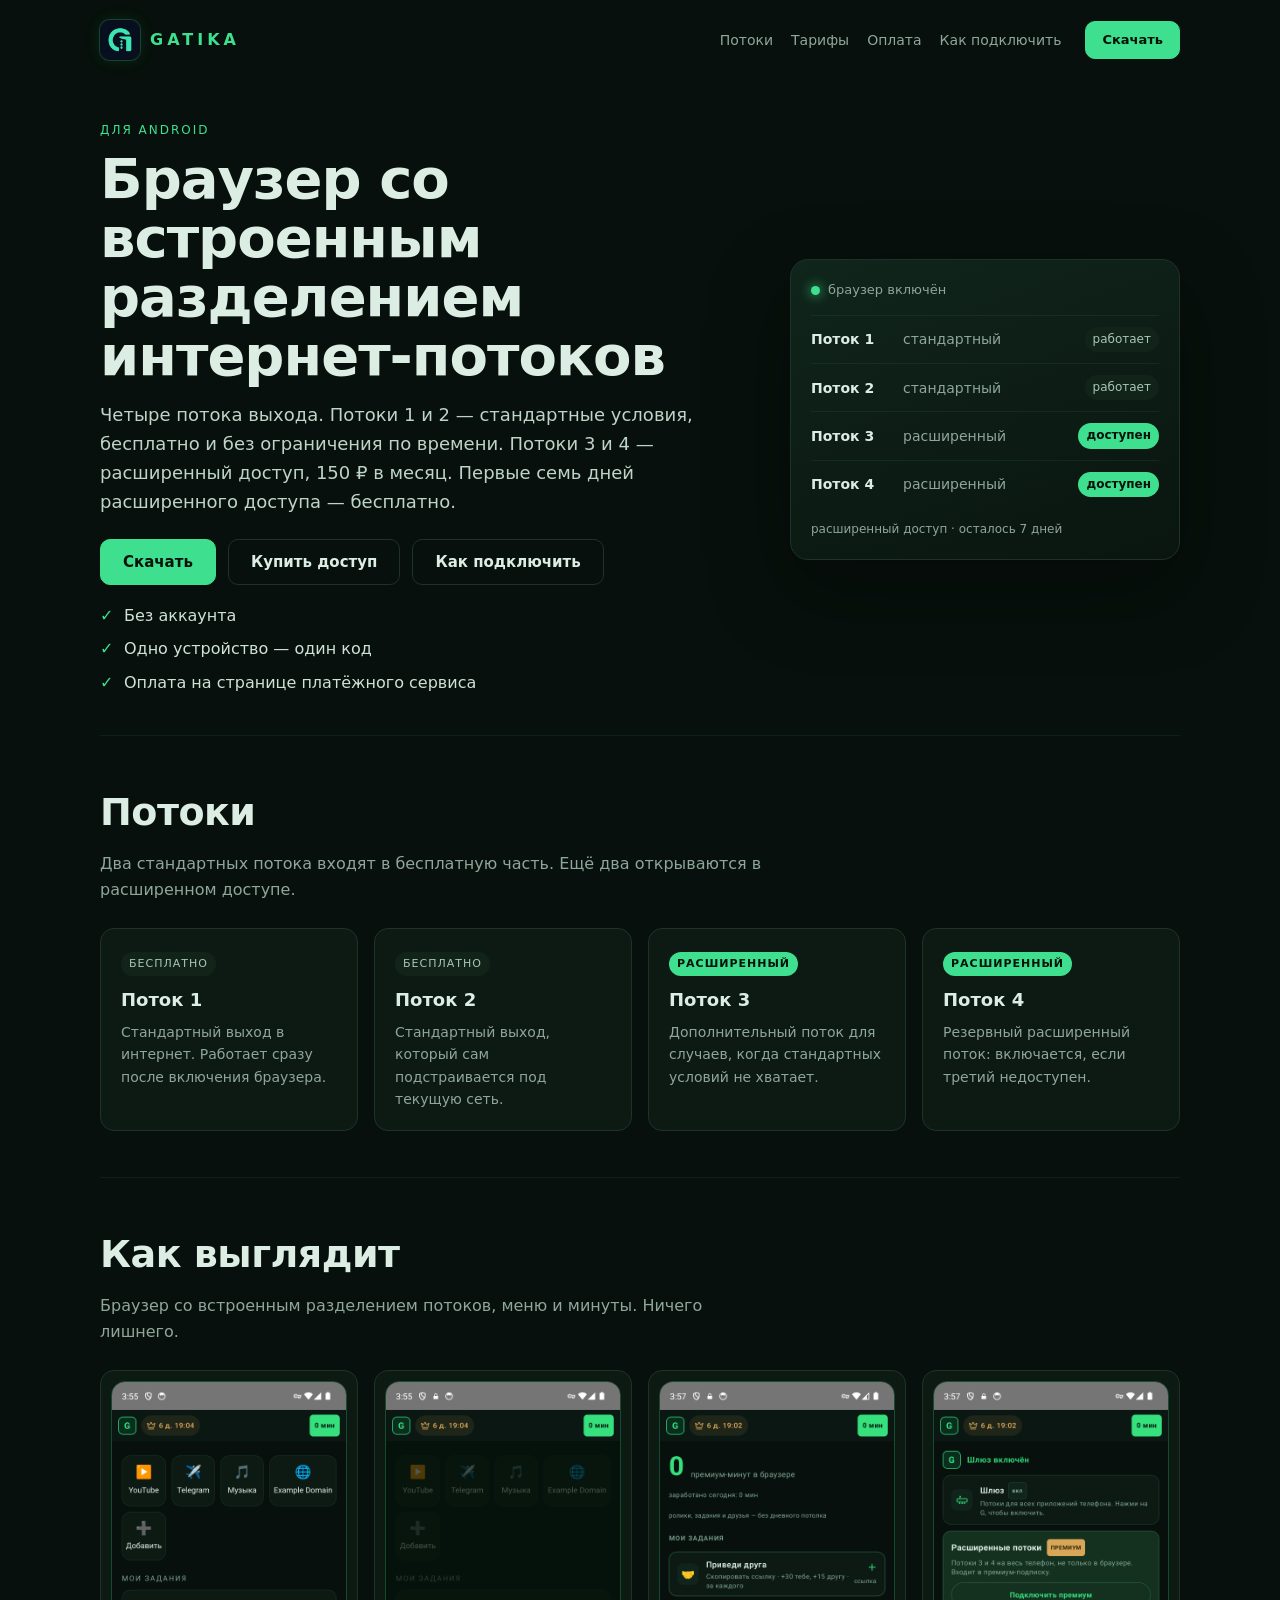
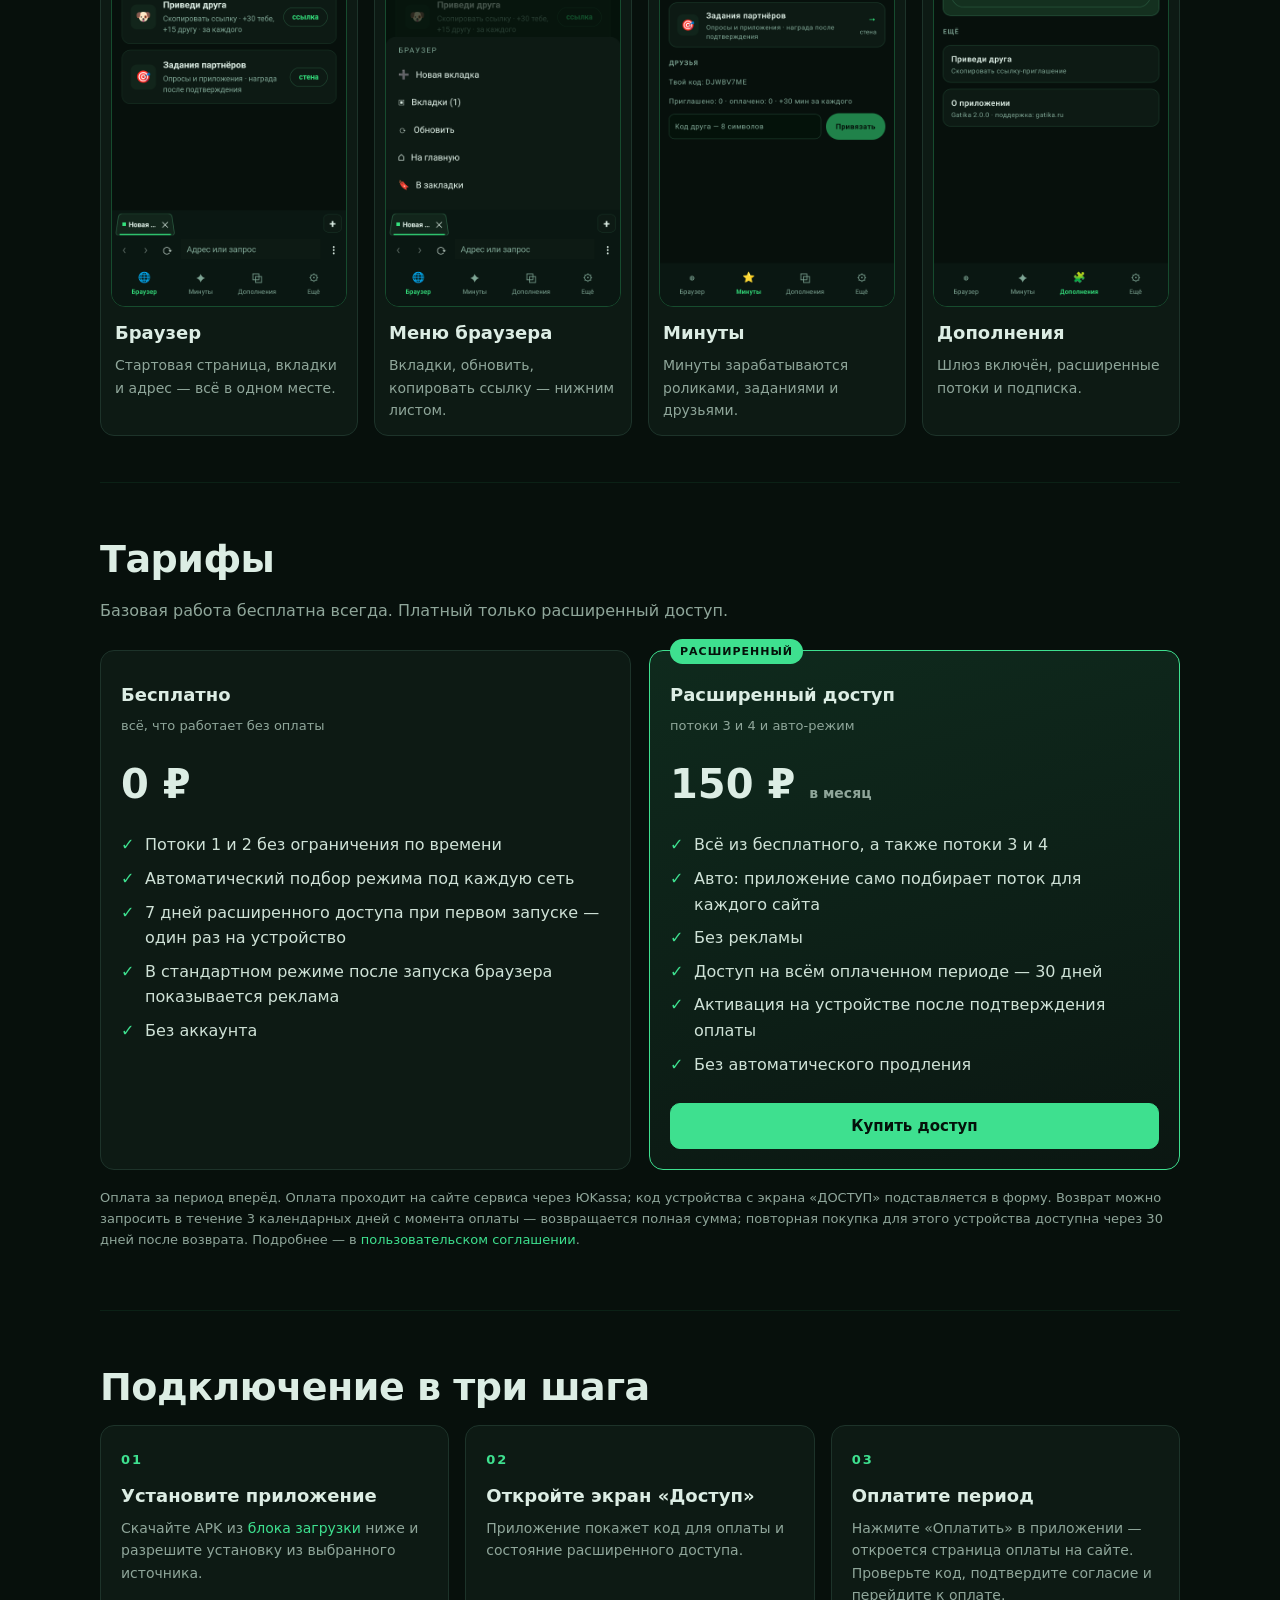
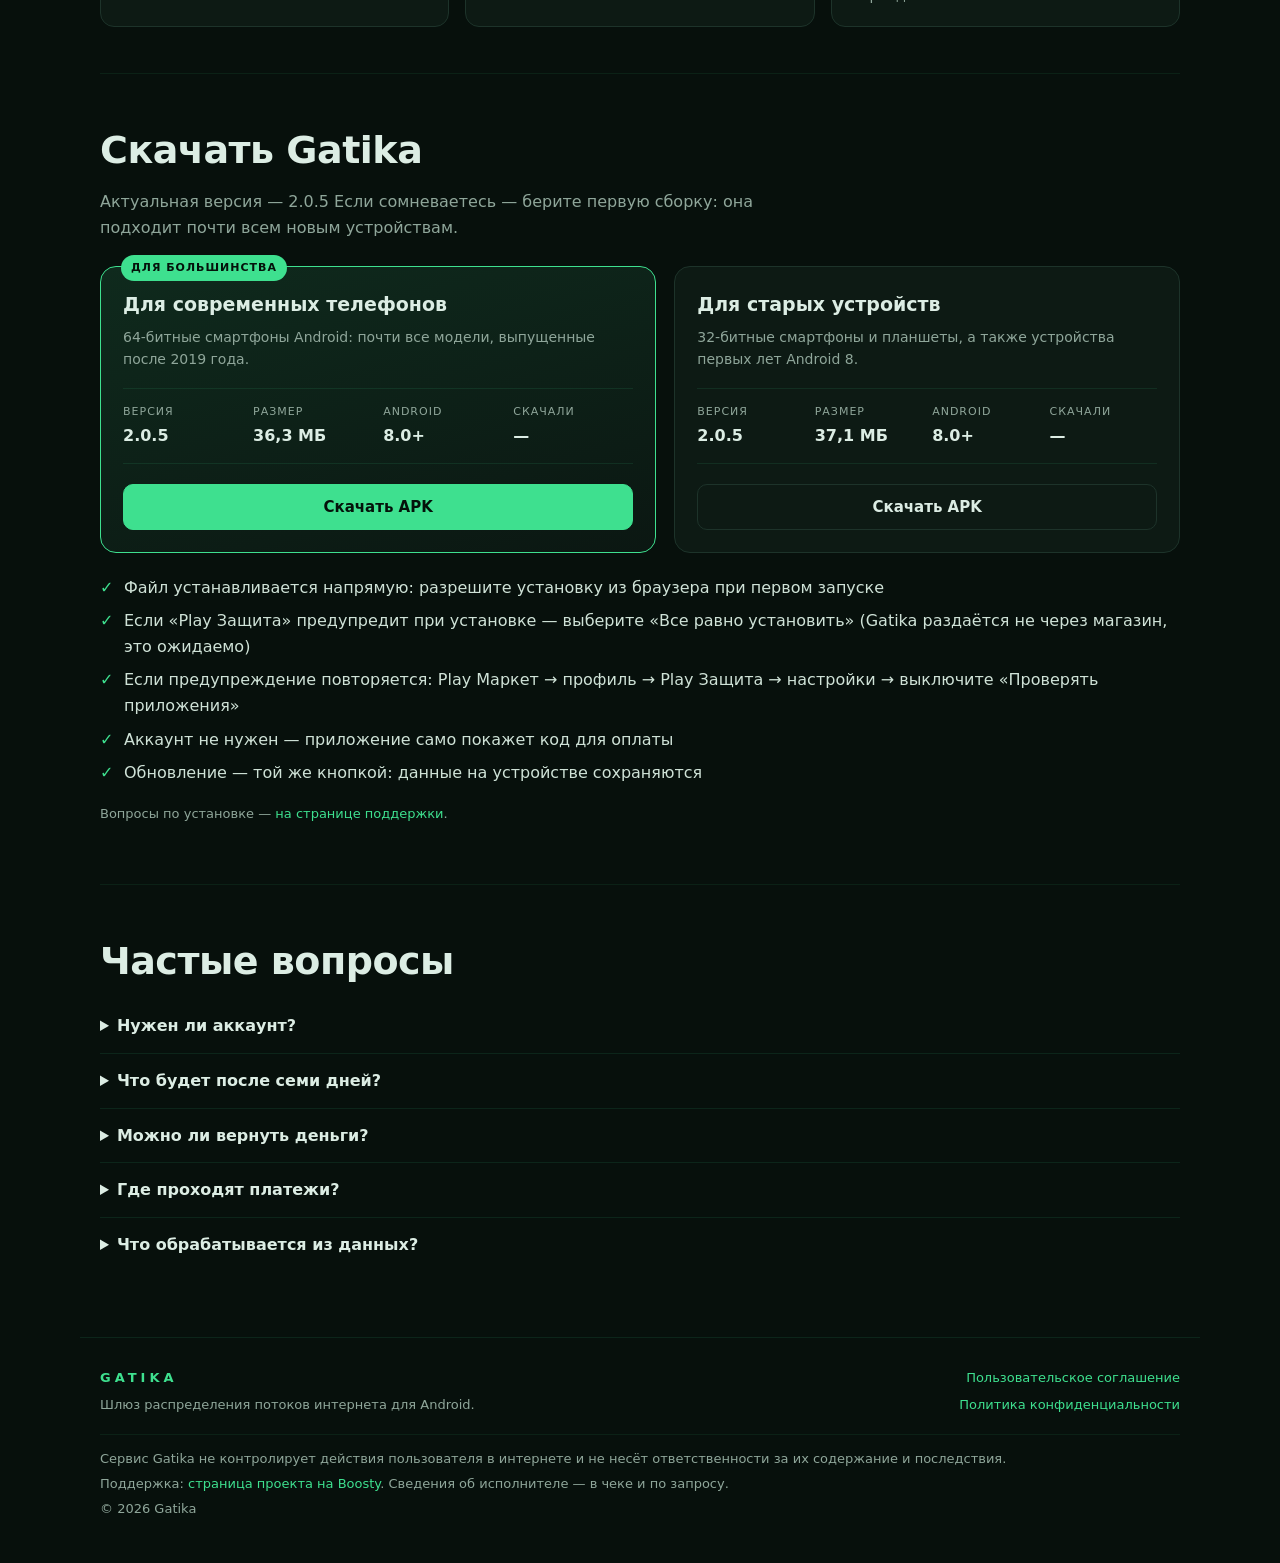
<file: index.html>
<!doctype html>
<html lang="ru">
<head>
<meta charset="utf-8">
<meta name="viewport" content="width=device-width, initial-scale=1">
<title>Gatika — браузер со встроенным разделением интернет-потоков</title>
<meta name="description" content="Gatika — браузер для Android со встроенным разделением интернет-потоков. Потоки 1 и 2 бесплатны всегда, потоки 3 и 4 — расширенный доступ 150 ₽ в месяц.">
<link rel="icon" type="image/png" href="assets/icon.png">
<link rel="apple-touch-icon" href="assets/icon.png">
<link rel="stylesheet" href="style.css">
</head>
<body>
<header class="top">
  <a class="brand" href="#top" aria-label="Gatika">
    <img class="brand-icon" src="assets/icon.png" alt="">
    <span>GATIKA</span>
  </a>
  <nav>
    <a href="#flows">Потоки</a>
    <a href="#plans">Тарифы</a>
    <a href="/pay.html">Оплата</a>
    <a href="#start">Как подключить</a>
  </nav>
  <a class="btn small" href="#download">Скачать</a>
</header>

<main id="top">
  <section class="hero">
    <div class="hero-text">
      <span class="eyebrow">для Android</span>
      <h1>Браузер со встроенным разделением интернет-потоков</h1>
      <p class="lead">Четыре потока выхода. Потоки 1 и 2 — стандартные условия, бесплатно и без ограничения по времени. Потоки 3 и 4 — расширенный доступ, 150 ₽ в месяц. Первые семь дней расширенного доступа — бесплатно.</p>
      <div class="actions">
        <a class="btn" href="#download">Скачать</a>
        <a class="btn ghost" href="/pay.html">Купить доступ</a>
        <a class="btn ghost" href="#start">Как подключить</a>
      </div>
      <ul class="checks">
        <li>Без аккаунта</li>
        <li>Одно устройство — один код</li>
        <li>Оплата на странице платёжного сервиса</li>
      </ul>
    </div>
    <div class="hero-card" aria-hidden="true">
      <div class="card-head">
        <span class="dot"></span>
        <span>браузер включён</span>
      </div>
      <div class="flow-row"><b>Поток 1</b><span>стандартный</span><i class="ok">работает</i></div>
      <div class="flow-row"><b>Поток 2</b><span>стандартный</span><i class="ok">работает</i></div>
      <div class="flow-row"><b>Поток 3</b><span>расширенный</span><i class="on">доступен</i></div>
      <div class="flow-row"><b>Поток 4</b><span>расширенный</span><i class="on">доступен</i></div>
      <div class="card-foot">расширенный доступ · осталось 7 дней</div>
    </div>
  </section>


  <!-- Приглашение друга (?ref=<код>). Код кладём в буфер обмена по нажатию:
       приложение при первом запуске читает его само и начисляет минуты обоим
       (docs/MONETIZATION.md §14). -->
  <section id="ref-invite" class="section" hidden>
    <div class="ref-card">
      <span class="badge">приглашение</span>
      <h2>Тебя пригласил друг</h2>
      <p class="sub">Установи Gatika по этой ссылке: тебе начислят <b>+15 минут</b> браузера,
        а другу <b>+30</b> — как только приложение выйдет на связь.</p>
      <p class="ref-code">Код приглашения: <code id="ref-code">—</code></p>
      <a class="btn block" id="ref-download" href="#download">Скопировать код и скачать</a>
      <p class="ref-note" id="ref-hint" hidden>Код скопирован. После установки просто открой
        Gatika — минуты начислятся сами, вводить ничего не нужно.</p>
      <p class="ref-note"><a id="ref-open" href="#" hidden>Приложение уже стоит? Открыть Gatika</a></p>
    </div>
  </section>

  <section id="flows" class="section">
    <h2>Потоки</h2>
    <p class="sub">Два стандартных потока входят в бесплатную часть. Ещё два открываются в расширенном доступе.</p>
    <div class="grid four">
      <article class="tile">
        <span class="tag free">бесплатно</span>
        <h3>Поток 1</h3>
        <p>Стандартный выход в интернет. Работает сразу после включения браузера.</p>
      </article>
      <article class="tile">
        <span class="tag free">бесплатно</span>
        <h3>Поток 2</h3>
        <p>Стандартный выход, который сам подстраивается под текущую сеть.</p>
      </article>
      <article class="tile">
        <span class="tag paid">расширенный</span>
        <h3>Поток 3</h3>
        <p>Дополнительный поток для случаев, когда стандартных условий не хватает.</p>
      </article>
      <article class="tile">
        <span class="tag paid">расширенный</span>
        <h3>Поток 4</h3>
        <p>Резервный расширенный поток: включается, если третий недоступен.</p>
      </article>
    </div>
  </section>

  <section id="looks" class="section">
    <h2>Как выглядит</h2>
    <p class="sub">Браузер со встроенным разделением потоков, меню и минуты. Ничего лишнего.</p>
    <div class="grid four">
      <article class="tile shot"><img src="assets/shots/browser.png" alt="Браузер Gatika — стартовая страница, вкладки и адрес" loading="lazy"><h3>Браузер</h3><p>Стартовая страница, вкладки и адрес — всё в одном месте.</p></article>
      <article class="tile shot"><img src="assets/shots/menu.png" alt="Меню браузера Gatika" loading="lazy"><h3>Меню браузера</h3><p>Вкладки, обновить, копировать ссылку — нижним листом.</p></article>
      <article class="tile shot"><img src="assets/shots/minutes.png" alt="Минуты Gatika" loading="lazy"><h3>Минуты</h3><p>Минуты зарабатываются роликами, заданиями и друзьями.</p></article>
      <article class="tile shot"><img src="assets/shots/addons.png" alt="Дополнения Gatika — потоки и расширенный доступ" loading="lazy"><h3>Дополнения</h3><p>Шлюз включён, расширенные потоки и подписка.</p></article>
    </div>
  </section>

  <section id="plans" class="section">
    <h2>Тарифы</h2>
    <p class="sub">Базовая работа бесплатна всегда. Платный только расширенный доступ.</p>
    <div class="plans">
      <article class="plan">
        <div class="plan-head">
          <h3>Бесплатно</h3>
          <p>всё, что работает без оплаты</p>
        </div>
        <div class="price">0 ₽</div>
        <ul class="checks">
          <li>Потоки 1 и 2 без ограничения по времени</li>
          <li>Автоматический подбор режима под каждую сеть</li>
          <li>7 дней расширенного доступа при первом запуске — один раз на устройство</li>
          <li>В стандартном режиме после запуска браузера показывается реклама</li>
          <li>Без аккаунта</li>
        </ul>
      </article>
      <article class="plan featured">
        <span class="badge">расширенный</span>
        <div class="plan-head">
          <h3>Расширенный доступ</h3>
          <p>потоки 3 и 4 и авто-режим</p>
        </div>
        <div class="price">150 ₽ <small>в месяц</small></div>
        <ul class="checks">
          <li>Всё из бесплатного, а также потоки 3 и 4</li>
          <li>Авто: приложение само подбирает поток для каждого сайта</li>
          <li>Без рекламы</li>
          <li>Доступ на всём оплаченном периоде — 30 дней</li>
          <li>Активация на устройстве после подтверждения оплаты</li>
          <li>Без автоматического продления</li>
        </ul>
        <a class="btn block" href="/pay.html">Купить доступ</a>
      </article>
    </div>
    <p class="fine">Оплата за период вперёд. Оплата проходит на сайте сервиса через ЮKassa; код устройства с экрана «ДОСТУП» подставляется в форму. Возврат можно запросить в течение 3 календарных дней с момента оплаты — возвращается полная сумма; повторная покупка для этого устройства доступна через 30 дней после возврата. Подробнее — в <a href="legal/terms.html">пользовательском соглашении</a>.</p>
  </section>

  <section id="start" class="section">
    <h2>Подключение в три шага</h2>
    <div class="grid three">
      <article class="step"><span>01</span><h3>Установите приложение</h3><p>Скачайте APK из <a href="#download">блока загрузки</a> ниже и разрешите установку из выбранного источника.</p></article>
      <article class="step"><span>02</span><h3>Откройте экран «Доступ»</h3><p>Приложение покажет код для оплаты и состояние расширенного доступа.</p></article>
      <article class="step"><span>03</span><h3>Оплатите период</h3><p>Нажмите «Оплатить» в приложении — откроется страница оплаты на сайте. Проверьте код, подтвердите согласие и перейдите к оплате.</p></article>
    </div>
  </section>

  <section id="download" class="section">
    <h2>Скачать Gatika</h2>
    <p class="sub">Актуальная версия — 2.0.5 Если сомневаетесь — берите первую сборку: она подходит почти всем новым устройствам.</p>
    <div class="dl-grid">
      <article class="dl-card featured">
        <span class="badge">для большинства</span>
        <h3>Для современных телефонов</h3>
        <p class="dl-desc">64-битные смартфоны Android: почти все модели, выпущенные после 2019 года.</p>
        <div class="dl-meta">
          <div><span>Версия</span><b>2.0.5</b></div>
          <div><span>Размер</span><b>36,3 МБ</b></div>
          <div><span>Android</span><b>8.0+</b></div>
          <div><span>Скачали</span><b data-count="arm64">—</b></div>
        </div>
        <a class="btn block" data-arch="arm64" href="https://github.com/LeksLuter/Gatika/releases/download/v2.0.5/gatika-2.0.5-arm64.apk">Скачать APK</a>
      </article>
      <article class="dl-card">
        <h3>Для старых устройств</h3>
        <p class="dl-desc">32-битные смартфоны и планшеты, а также устройства первых лет Android&nbsp;8.</p>
        <div class="dl-meta">
          <div><span>Версия</span><b>2.0.5</b></div>
          <div><span>Размер</span><b>37,1 МБ</b></div>
          <div><span>Android</span><b>8.0+</b></div>
          <div><span>Скачали</span><b data-count="armv7">—</b></div>
        </div>
        <a class="btn ghost block" data-arch="armv7" href="https://github.com/LeksLuter/Gatika/releases/download/v2.0.5/gatika-2.0.5-armv7.apk">Скачать APK</a>
      </article>
    </div>
    <ul class="checks dl-facts">
      <li>Файл устанавливается напрямую: разрешите установку из браузера при первом запуске</li>
      <li>Если «Play Защита» предупредит при установке — выберите «Все равно установить» (Gatika раздаётся не через магазин, это ожидаемо)</li>
      <li>Если предупреждение повторяется: Play Маркет → профиль → Play Защита → настройки → выключите «Проверять приложения»</li>
      <li>Аккаунт не нужен — приложение само покажет код для оплаты</li>
      <li>Обновление — той же кнопкой: данные на устройстве сохраняются</li>
    </ul>
    <p class="fine">Вопросы по установке — <a href="https://boosty.to/knopka_web3">на странице поддержки</a>.</p>
  </section>

  <section class="section faq">
    <h2>Частые вопросы</h2>
    <details><summary>Нужен ли аккаунт?</summary><p>Нет. Доступ привязан к устройству и его коду, который показывает приложение.</p></details>
    <details><summary>Что будет после семи дней?</summary><p>Потоки 3 и 4 и авто-режим отключатся, потоки 1 и 2 продолжат работать бесплатно. Продлить расширенный доступ можно кнопкой оплаты на экране «Доступ».</p></details>
    <details><summary>Можно ли вернуть деньги?</summary><p>Да, запрос принимается в течение 3 календарных дней с момента оплаты и возвращается полная сумма. Повторная покупка для этого устройства будет доступна через 30 дней после возврата.</p></details>
    <details><summary>Где проходят платежи?</summary><p>На сайте сервиса, на стороне платёжного сервиса ЮKassa. Приложение и сайт не получают и не хранят данные банковских карт.</p></details>
    <details><summary>Что обрабатывается из данных?</summary><p>Код устройства (необратимый хеш), версия приложения и сведения о платеже. История посещённых сайтов не сохраняется. Подробнее — в <a href="legal/privacy.html">политике конфиденциальности</a>.</p></details>
  </section>
</main>

<footer>
  <div class="foot-brand">
    <span>GATIKA</span>
    <p>Шлюз распределения потоков интернета для Android.</p>
  </div>
  <div class="foot-links">
    <a href="legal/terms.html">Пользовательское соглашение</a>
    <a href="legal/privacy.html">Политика конфиденциальности</a>
  </div>
  <div class="foot-legal">
    <p>Сервис Gatika не контролирует действия пользователя в интернете и не несёт ответственности за их содержание и последствия.</p>
    <p>Поддержка: <a href="https://boosty.to/knopka_web3">страница проекта на Boosty</a>. Сведения об исполнителе — в чеке и по запросу.</p>
    <p>© 2026 Gatika</p>
  </div>
</footer>
<script>
(function () {
  // Основной хост гейта и резерв на Cloudflare. Из домашней сети основной
  // может не открыться (nat loopback), поэтому счёт показываем с того, кто
  // ответил первым, а клик отмечаем на обоих.
  var HOSTS = ['https://api.gatika.ru:8443', 'https://gatika-access.goldklonleks.workers.dev'];
  var counts = { arm64: 0, armv7: 0 };

  function setCount(arch, n) {
    var el = document.querySelector('[data-count="' + arch + '"]');
    if (el) el.textContent = n.toLocaleString('ru-RU') + ' раз';
  }

  function load(i) {
    if (i >= HOSTS.length) return;
    fetch(HOSTS[i] + '/v1/downloads', { cache: 'no-store' })
      .then(function (r) { return r.ok ? r.json() : null; })
      .then(function (d) {
        if (!d || typeof d.arm64 !== 'number' || typeof d.armv7 !== 'number') throw new Error('empty');
        counts.arm64 = d.arm64;
        counts.armv7 = d.armv7;
        setCount('arm64', d.arm64);
        setCount('armv7', d.armv7);
      })
      .catch(function () { load(i + 1); });
  }

  load(0);

  Array.prototype.forEach.call(document.querySelectorAll('#download [data-arch]'), function (a) {
    a.addEventListener('click', function () {
      var arch = a.getAttribute('data-arch');
      var body = JSON.stringify({ arch: arch });
      HOSTS.forEach(function (host) {
        if (navigator.sendBeacon) navigator.sendBeacon(host + '/v1/downloads', body);
        else fetch(host + '/v1/downloads', { method: 'POST', body: body, keepalive: true, mode: 'no-cors' }).catch(function () {});
      });
      if (counts[arch]) setCount(arch, ++counts[arch]);
    });
  });
})();

  // Приглашение: `?ref=<код>` на лендинге. Код запоминаем, чтобы он не потерялся
  // при переходах по странице, и кладём в буфер по кнопке — приложение прочитает
  // его при первом запуске (§14).
  (function () {
    var REF_KEY = 'gatika_ref';
    // Код друга в ссылке — короткий (`897238GJ`, как на экране «ДОСТУП»);
    // старые ссылки с полным uid (64 hex) тоже продолжаем понимать.
    var CODE = /^([0-9a-f]{64}|[0-9A-Za-z]{8})$/;
    var SESSION_KEY = 'gatika_ref_session';
    var m = /[?&]ref=([0-9a-fA-F]{64}|[0-9A-Za-z]{8})/.exec(location.search);
    var code = m ? m[1].toLowerCase() : null;
    if (code) {
      // Код запоминаем надолго (пригодится кнопке на других страницах), а
      // показ блока — только на эту сессию: иначе «Тебя пригласил друг» висело
      // бы у человека при каждом обычном заходе на сайт.
      try { localStorage.setItem(REF_KEY, code); sessionStorage.setItem(SESSION_KEY, code); } catch (e) {}
    } else {
      try { code = sessionStorage.getItem(SESSION_KEY) || localStorage.getItem(REF_KEY); } catch (e) {}
    }
    if (!code || !CODE.test(code)) return;
    try { if (!sessionStorage.getItem(SESSION_KEY)) return; } catch (e) {}

    var box = document.getElementById('ref-invite');
    if (!box) return;
    box.hidden = false;
    // Короткий код показываем целиком: его диктуют голосом. Длинный — сокращаем.
    document.getElementById('ref-code').textContent =
      code.length === 8 ? code.toUpperCase() : code.slice(0, 8) + '…' + code.slice(-4);

    var open = document.getElementById('ref-open');
    open.href = 'gatika://ref/' + code;
    open.hidden = false;

    document.getElementById('ref-download').addEventListener('click', function () {
      var link = 'https://gatika.ru/?ref=' + code;
      var hint = document.getElementById('ref-hint');
      var done = function () { if (hint) hint.hidden = false; };
      if (navigator.clipboard && navigator.clipboard.writeText) {
        navigator.clipboard.writeText(link).then(done, done);
      } else {
        var area = document.createElement('textarea');
        area.value = link;
        document.body.appendChild(area);
        area.select();
        try { document.execCommand('copy'); } catch (e) {}
        document.body.removeChild(area);
        done();
      }
    });
  })();
</script>
</body>
</html>
</file>
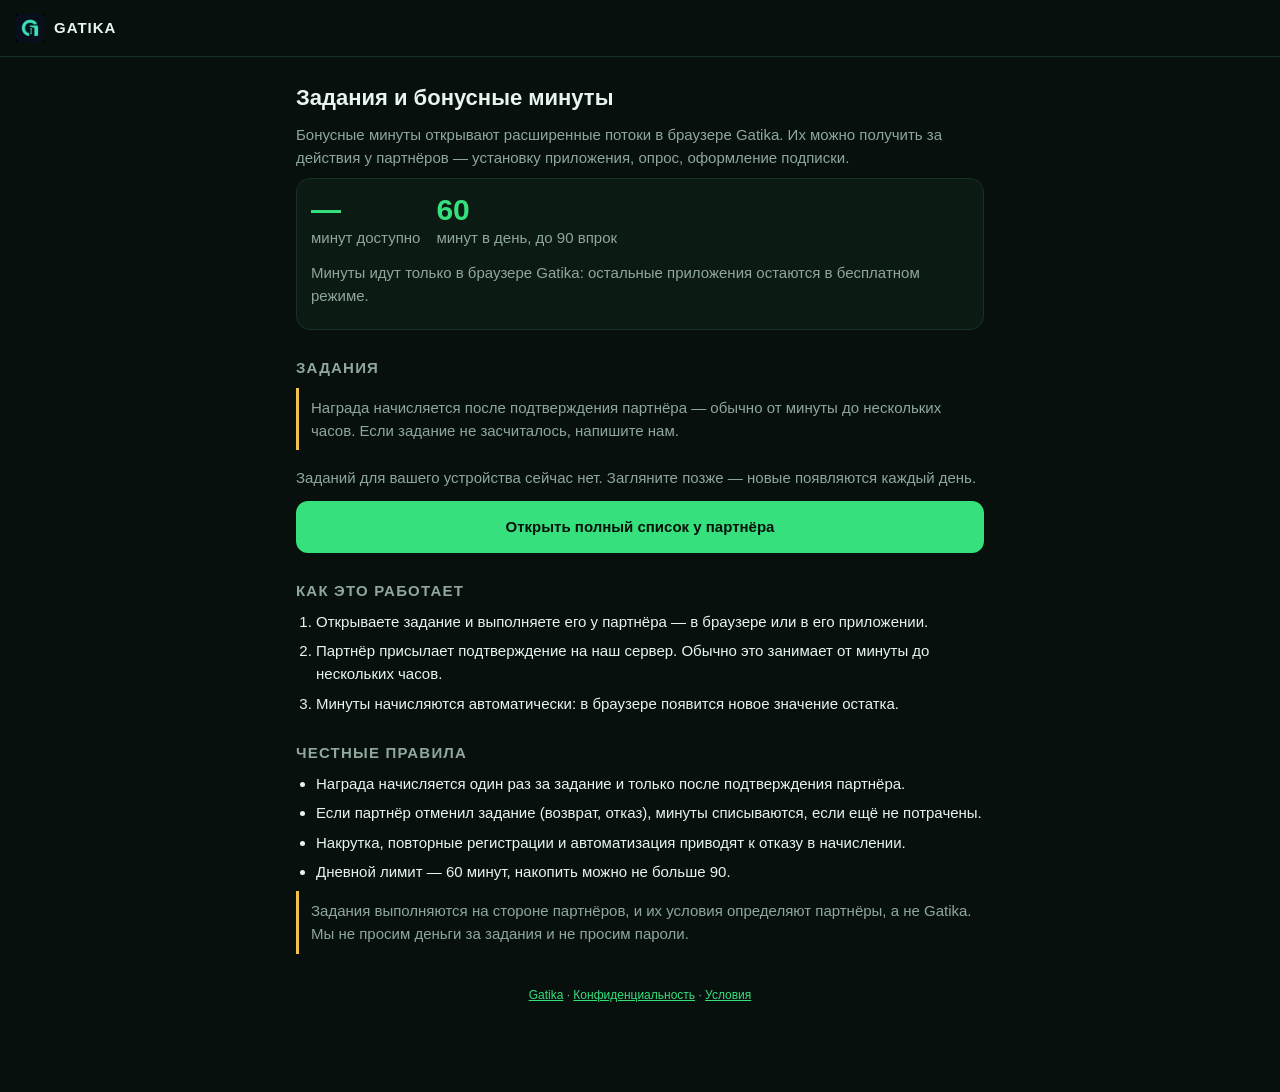
<file: bonus.html>
<!doctype html>
<html lang="ru">
<head>
<meta charset="utf-8">
<meta name="viewport" content="width=device-width, initial-scale=1">
<title>Задания и бонусные минуты — Gatika</title>
<meta name="description" content="Задания Gatika: выполните действие у партнёра и получите бонусные минуты браузера. Минуты начисляются автоматически после подтверждения.">
<link rel="icon" type="image/png" href="assets/icon.png">
<style>
  :root {
    --bg: #07100C;
    --panel: #0C1A14;
    --line: #173026;
    --text: #E7F5EE;
    --dim: #8FA79C;
    --accent: #35E07D;
    --warn: #F2C14E;
  }
  * { box-sizing: border-box; }
  body {
    margin: 0;
    background: var(--bg);
    color: var(--text);
    font: 15px/1.55 -apple-system, "Segoe UI", Roboto, Arial, sans-serif;
  }
  header.top {
    display: flex; align-items: center; gap: 10px;
    padding: 14px 16px; border-bottom: 1px solid var(--line);
  }
  header.top img { width: 28px; height: 28px; }
  header.top b { letter-spacing: 1px; }
  main { max-width: 720px; margin: 0 auto; padding: 16px 16px 48px; }
  h1 { font-size: 22px; margin: 8px 0 4px; }
  h2 { font-size: 15px; text-transform: uppercase; letter-spacing: .08em; color: var(--dim); margin: 26px 0 8px; }
  p { margin: 8px 0; }
  .muted { color: var(--dim); }
  .card {
    background: var(--panel); border: 1px solid var(--line);
    border-radius: 14px; padding: 14px;
  }
  .row { display: flex; gap: 16px; flex-wrap: wrap; }
  .num { font-size: 30px; font-weight: 700; color: var(--accent); line-height: 1.1; }
  .big {
    display: block; text-align: center; text-decoration: none;
    background: var(--accent); color: #04120A; font-weight: 700;
    padding: 14px; border-radius: 12px; margin: 12px 0;
  }
  ol, ul { padding-left: 20px; margin: 8px 0; }
  li { margin: 6px 0; }
  .offers { display: grid; gap: 8px; }
  .offer {
    display: flex; align-items: center; gap: 12px;
    background: var(--panel); border: 1px solid var(--line); border-radius: 12px;
    padding: 12px; text-decoration: none; color: var(--text);
  }
  .offer:active { border-color: var(--accent); }
  .offer img { width: 38px; height: 38px; border-radius: 9px; object-fit: cover; flex: 0 0 auto; }
  .offer .text { flex: 1 1 auto; min-width: 0; }
  .offer .title { font-size: 14px; line-height: 1.25; }
  .offer .kind { font-size: 11px; color: var(--dim); text-transform: uppercase; letter-spacing: .06em; }
  .offer .pay { flex: 0 0 auto; text-align: right; }
  .offer .pay b { color: var(--accent); font-size: 15px; }
  .offer .pay span { display: block; font-size: 11px; color: var(--dim); }
  /* Ответ на нажатие — там же, где нажали: под карточкой, а не в конце страницы. */
  .offer-status {
    grid-column: 1 / -1;
    font-size: 12px; line-height: 1.35;
    padding: 2px 4px 6px; color: var(--dim);
  }
  .offer-status.warn { color: var(--warn); }
  .note { border-left: 3px solid var(--warn); padding: 8px 12px; color: var(--dim); }
  a { color: var(--accent); }
  footer { color: var(--dim); font-size: 12px; text-align: center; padding: 24px 16px 40px; }
</style>
</head>
<body>
<header class="top">
  <img src="assets/icon.png" alt="">
  <b>GATIKA</b>
</header>

<main>
  <h1>Задания и бонусные минуты</h1>
  <p class="muted">
    Бонусные минуты открывают расширенные потоки в браузере Gatika. Их можно получить
    за действия у партнёров — установку приложения, опрос, оформление подписки.
  </p>

  <div class="card">
    <div class="row">
      <div>
        <div class="num" id="balance">—</div>
        <div class="muted">минут доступно</div>
      </div>
      <div>
        <div class="num" id="cap">60</div>
        <div class="muted">минут в день, до 90 впрок</div>
      </div>
    </div>
    <p class="muted" style="margin-top:12px">
      Минуты идут только в браузере Gatika: остальные приложения остаются в бесплатном режиме.
    </p>
  </div>

  <h2>Задания</h2>
  <p class="note" id="boardNote">
    Награда начисляется после подтверждения партнёра — обычно от минуты до
    нескольких часов. Если задание не засчиталось, напишите нам.
  </p>
  <p class="muted" id="boardHint">Загружаем список…</p>
  <div class="offers" id="board"></div>
  <p class="muted" id="boardEmpty" hidden>
    Заданий для вашего устройства сейчас нет. Загляните позже — новые появляются
    каждый день.
  </p>
  <a class="big" id="wallLink" href="#" hidden>Открыть полный список у партнёра</a>

  <h2>Как это работает</h2>
  <ol>
    <li>Открываете задание и выполняете его у партнёра — в браузере или в его приложении.</li>
    <li>Партнёр присылает подтверждение на наш сервер. Обычно это занимает от минуты до нескольких часов.</li>
    <li>Минуты начисляются автоматически: в браузере появится новое значение остатка.</li>
  </ol>

  <h2>Честные правила</h2>
  <ul>
    <li>Награда начисляется один раз за задание и только после подтверждения партнёра.</li>
    <li>Если партнёр отменил задание (возврат, отказ), минуты списываются, если ещё не потрачены.</li>
    <li>Накрутка, повторные регистрации и автоматизация приводят к отказу в начислении.</li>
    <li>Дневной лимит — 60 минут, накопить можно не больше 90.</li>
  </ul>

  <p class="note">
    Задания выполняются на стороне партнёров, и их условия определяют партнёры, а не Gatika.
    Мы не просим деньги за задания и не просим пароли.
  </p>

  <footer>
    <a href="/">Gatika</a> ·
    <a href="legal/privacy.html">Конфиденциальность</a> ·
    <a href="legal/terms.html">Условия</a>
  </footer>
</main>

<script>
  // Адрес стены заданий из кабинета рекламной сети (Apps & placements → Integration).
  // Пусто — значит стена ещё не подключена: показываем пояснение вместо iframe.
  const WALL_URL = 'https://offerwall.gg/wall/4b9fcdef59f5f191c9c4800caa027e0c';

  const params = new URLSearchParams(location.search);
  const uid = params.get('uid') || '';

  // Основной API — сервер шлюза; воркер на workers.dev только резерв: базы у
  // них независимые, и воркер покажет не то число, что начислено постбэком.
  const API = 'https://api.gatika.ru:8443/v1/bonus/state';
  const API_FALLBACK = 'https://gatika-access.goldklonleks.workers.dev/v1/bonus/state';

  // Баланс тянем со своего API; пока его нет — показываем прочерк, а не выдуманное число.
  async function loadState() {
    if (!uid) return;
    const url = API + '?uid=' + encodeURIComponent(uid);
    const state = await getJson(url) || await getJson(API_FALLBACK + '?uid=' + encodeURIComponent(uid));
    if (!state) return;
    if (typeof state.remainingMin === 'number') {
      document.getElementById('balance').textContent = String(state.remainingMin);
    }
    if (typeof state.dailyCapMin === 'number') {
      document.getElementById('cap').textContent = String(state.dailyCapMin);
    }
  }

  async function getJson(url, timeoutMs) {
    // Без таймаута зависший запрос оставлял человека ждать бесконечно.
    const stop = timeoutMs ? setTimeout(() => controller.abort(), timeoutMs) : null;
    const controller = new AbortController();
    try {
      const r = await fetch(url, { cache: 'no-store', signal: controller.signal });
      return r.ok ? await r.json() : null;
    } catch (_) { return null; /* офлайн или таймаут — оставляем прочерк */ }
    finally { if (stop) clearTimeout(stop); }
  }

  // Доска заданий. Список берём со своего API: он ходит к площадке серверным
  // секретом и отдаёт уже наши поля. Чужую стену не грузим — её домен из РФ не
  // открывается, а её вёрстка и куки нам не нужны.
  const API_OFFERS = 'https://api.gatika.ru:8443/v1/offers';
  const API_CLICK = 'https://api.gatika.ru:8443/v1/offer/click';

  const KIND = {
    survey: 'опрос', surveys: 'опрос',
    game: 'игра', games: 'игра',
    app: 'приложение', apps: 'приложение', cpi: 'приложение',
    signup: 'регистрация', registration: 'регистрация',
    purchase: 'покупка', shopping: 'покупка',
    video: 'видео',
  };

  // Скрытые задания. Если лендинг из сети пользователя не открывается, карточку
  // убираем и запоминаем на неделю: сеть может смениться, поэтому не навсегда.
  const HIDE_KEY = 'gatika.hidden.' + (uid || 'anon');
  const HIDE_MS = 7 * 24 * 3600 * 1000;

  function hiddenIds() {
    try {
      const raw = JSON.parse(localStorage.getItem(HIDE_KEY) || '{}');
      const now = Date.now();
      const alive = {};
      for (const [id, until] of Object.entries(raw)) if (until > now) alive[id] = until;
      return alive;
    } catch (_) { return {}; }
  }

  function hideOffer(id) {
    try {
      const all = hiddenIds();
      all[id] = Date.now() + HIDE_MS;
      localStorage.setItem(HIDE_KEY, JSON.stringify(all));
    } catch (_) { /* приватный режим: не запомним, но карточку всё равно уберём */ }
  }

  async function loadBoard() {
    const hint = document.getElementById('boardHint');
    const board = document.getElementById('board');
    const empty = document.getElementById('boardEmpty');
    if (!uid) {
      hint.hidden = true;
      empty.hidden = false;
      return;
    }
    const data = await getJson(API_OFFERS + '?uid=' + encodeURIComponent(uid));
    if (!data) {
      // Каталог недоступен (нет ключа площадки или сервер не отвечает) — честно
      // говорим об этом и оставляем ссылку на полный список, если она есть.
      hint.textContent = 'Список заданий временно недоступен. Минуты, полученные раньше, остаются в силе.';
      showWallLink();
      return;
    }
    if (!data.offers || !data.offers.length) {
      hint.hidden = true;
      empty.hidden = false;
      return;
    }
    const hidden = hiddenIds();
    const shown = data.offers.filter((offer) => !hidden[offer.id]);
    if (!shown.length) {
      hint.hidden = true;
      empty.hidden = false;
      empty.textContent = 'Задания, которые не открывались из вашей сети, скрыты. Новые появятся позже.';
      return;
    }
    hint.hidden = true;
    for (const offer of shown) {
      board.appendChild(offerCard(offer));
    }
  }

  function offerCard(offer) {
    const a = document.createElement('a');
    a.className = 'offer';
    a.href = '#';
    a.addEventListener('click', (event) => {
      event.preventDefault();
      openOffer(offer, a);
    });
    if (offer.icon) {
      const img = document.createElement('img');
      img.src = offer.icon;
      img.alt = '';
      img.loading = 'lazy';
      a.appendChild(img);
    }
    const text = document.createElement('div');
    text.className = 'text';
    const title = document.createElement('div');
    title.className = 'title';
    title.textContent = offer.title;
    const kind = document.createElement('div');
    kind.className = 'kind';
    kind.textContent = KIND[offer.category] || 'задание';
    text.append(title, kind);
    const pay = document.createElement('div');
    pay.className = 'pay';
    const b = document.createElement('b');
    b.textContent = '+' + offer.minutes;
    const span = document.createElement('span');
    span.textContent = 'минут';
    pay.append(b, span);
    a.append(text, pay);
    return a;
  }

  // Клик разрешаем на сервере: он проходит два шага на домене партнёра (тот
  // записывает клик) и отдаёт адрес рекламодателя. Дальше открывает телефон —
  // со своим IP, иначе партнёр увидит чужую страну и отменит награду.
  async function openOffer(offer, card) {
    if (card.dataset.busy === '1') return;
    card.dataset.busy = '1';
    card.style.opacity = '0.6';

    // Ответ появляется под самой карточкой: внизу страницы его никто не увидит.
    const status = document.createElement('div');
    status.className = 'offer-status';
    status.textContent = 'Открываем задание…';
    card.after(status);

    // Если партнёр думает долго, человек должен видеть, что процесс идёт.
    const slow = setTimeout(() => {
      status.textContent = 'Партнёр отвечает не сразу — ещё пара секунд…';
    }, 3500);

    const url = API_CLICK + '?uid=' + encodeURIComponent(uid) + '&id=' + encodeURIComponent(offer.id);
    const data = await getJson(url, 20000);
    clearTimeout(slow);
    if (!data) {
      status.textContent = 'Не удалось открыть задание. Попробуйте через минуту.';
      status.classList.add('warn');
      card.style.opacity = '1';
      delete card.dataset.busy;
      return;
    }
    if (!data.url) {
      // Ссылку площадки не подставляем: её домен из РФ не открывается.
      dropOffer(offer, card, status, data.via === 'blocked'
        ? 'Партнёр не пустил по этой ссылке — больше её не показываем.'
        : 'Не удалось открыть задание. Попробуйте через минуту.');
      return;
    }
    // Проверяем, отвечает ли лендинг вообще: часть зарубежных хостов у мобильных
    // операторов РФ просто висит — человек ждал бы пустой экран.
    status.textContent = 'Проверяем, открывается ли задание…';
    if (!(await reachable(data.url))) {
      dropOffer(offer, card, status, 'Задание не открывается из вашей сети — больше не показываем.');
      return;
    }
    status.textContent = 'Открываем…';
    location.href = data.url;
    // Если новая страница так и не начала отрисовываться, этот скрипт остаётся
    // живым: значит переход повис (у операторов часть зарубежных хостов просто
    // не отвечает). Не оставляем человека с вечным «Открываем…».
    setTimeout(() => {
      setHostVerdict(hostOf(data.url), false);
      dropOffer(offer, card, status, 'Страница не открылась — задание больше не показываем.');
    }, 15000);
  }

  function hostOf(url) {
    try { return new URL(url).host; } catch (_) { return ''; }
  }

  // Убрать карточку с объяснением и запомнить, чтобы она не появлялась снова.
  function dropOffer(offer, card, status, text) {
    hideOffer(offer.id);
    status.classList.add('warn');
    status.textContent = text;
    card.style.opacity = '0.4';
    setTimeout(() => {
      status.remove();
      card.remove();
      const board = document.getElementById('board');
      if (board && !board.children.length) {
        const empty = document.getElementById('boardEmpty');
        empty.hidden = false;
        empty.textContent = 'Задания, которые не открывались из вашей сети, скрыты. Новые появятся позже.';
      }
    }, 4000);
  }

  // Вердикты по лендинг-хостам: один и тот же хост встречается у десятков
  // заданий, поэтому рабочий не проверяем 10 минут, а мёртвый — сутки.
  const HOST_KEY = 'gatika.hosts';
  const HOST_OK_MS = 10 * 60 * 1000;
  const HOST_BAD_MS = 24 * 3600 * 1000;

  function hostVerdict(host) {
    try {
      const all = JSON.parse(localStorage.getItem(HOST_KEY) || '{}');
      const entry = all[host];
      if (!entry) return null;
      const ttl = entry.ok ? HOST_OK_MS : HOST_BAD_MS;
      return Date.now() - entry.at < ttl ? entry.ok : null;
    } catch (_) { return null; }
  }

  function setHostVerdict(host, ok) {
    try {
      const all = JSON.parse(localStorage.getItem(HOST_KEY) || '{}');
      all[host] = { ok, at: Date.now() };
      localStorage.setItem(HOST_KEY, JSON.stringify(all));
    } catch (_) { /* приватный режим — просто проверим в следующий раз */ }
  }

  // HEAD без CORS-режима: ответ не читаем, важен сам факт ответа. 4 секунды —
  // компромисс: рабочий хост отвечает быстрее, а ждать дольше человек не станет.
  async function reachable(url) {
    let host = '';
    try { host = new URL(url).host; } catch (_) { return true; }
    const known = hostVerdict(host);
    if (known !== null) return known;
    const ok = await new Promise((resolve) => {
      const stop = setTimeout(() => resolve(false), 4000);
      fetch(url, { method: 'HEAD', mode: 'no-cors', cache: 'no-store' })
        .then(() => { clearTimeout(stop); resolve(true); })
        .catch(() => { clearTimeout(stop); resolve(false); });
    });
    setHostVerdict(host, ok);
    return ok;
  }

  function showWallLink() {
    const link = document.getElementById('wallLink');
    if (!WALL_URL || !uid) return;
    link.href = WALL_URL + (WALL_URL.includes('?') ? '&' : '?') + 'userId=' + encodeURIComponent(uid);
    link.hidden = false;
  }

  loadBoard();
  loadState();
</script>
</body>
</html>
</file>
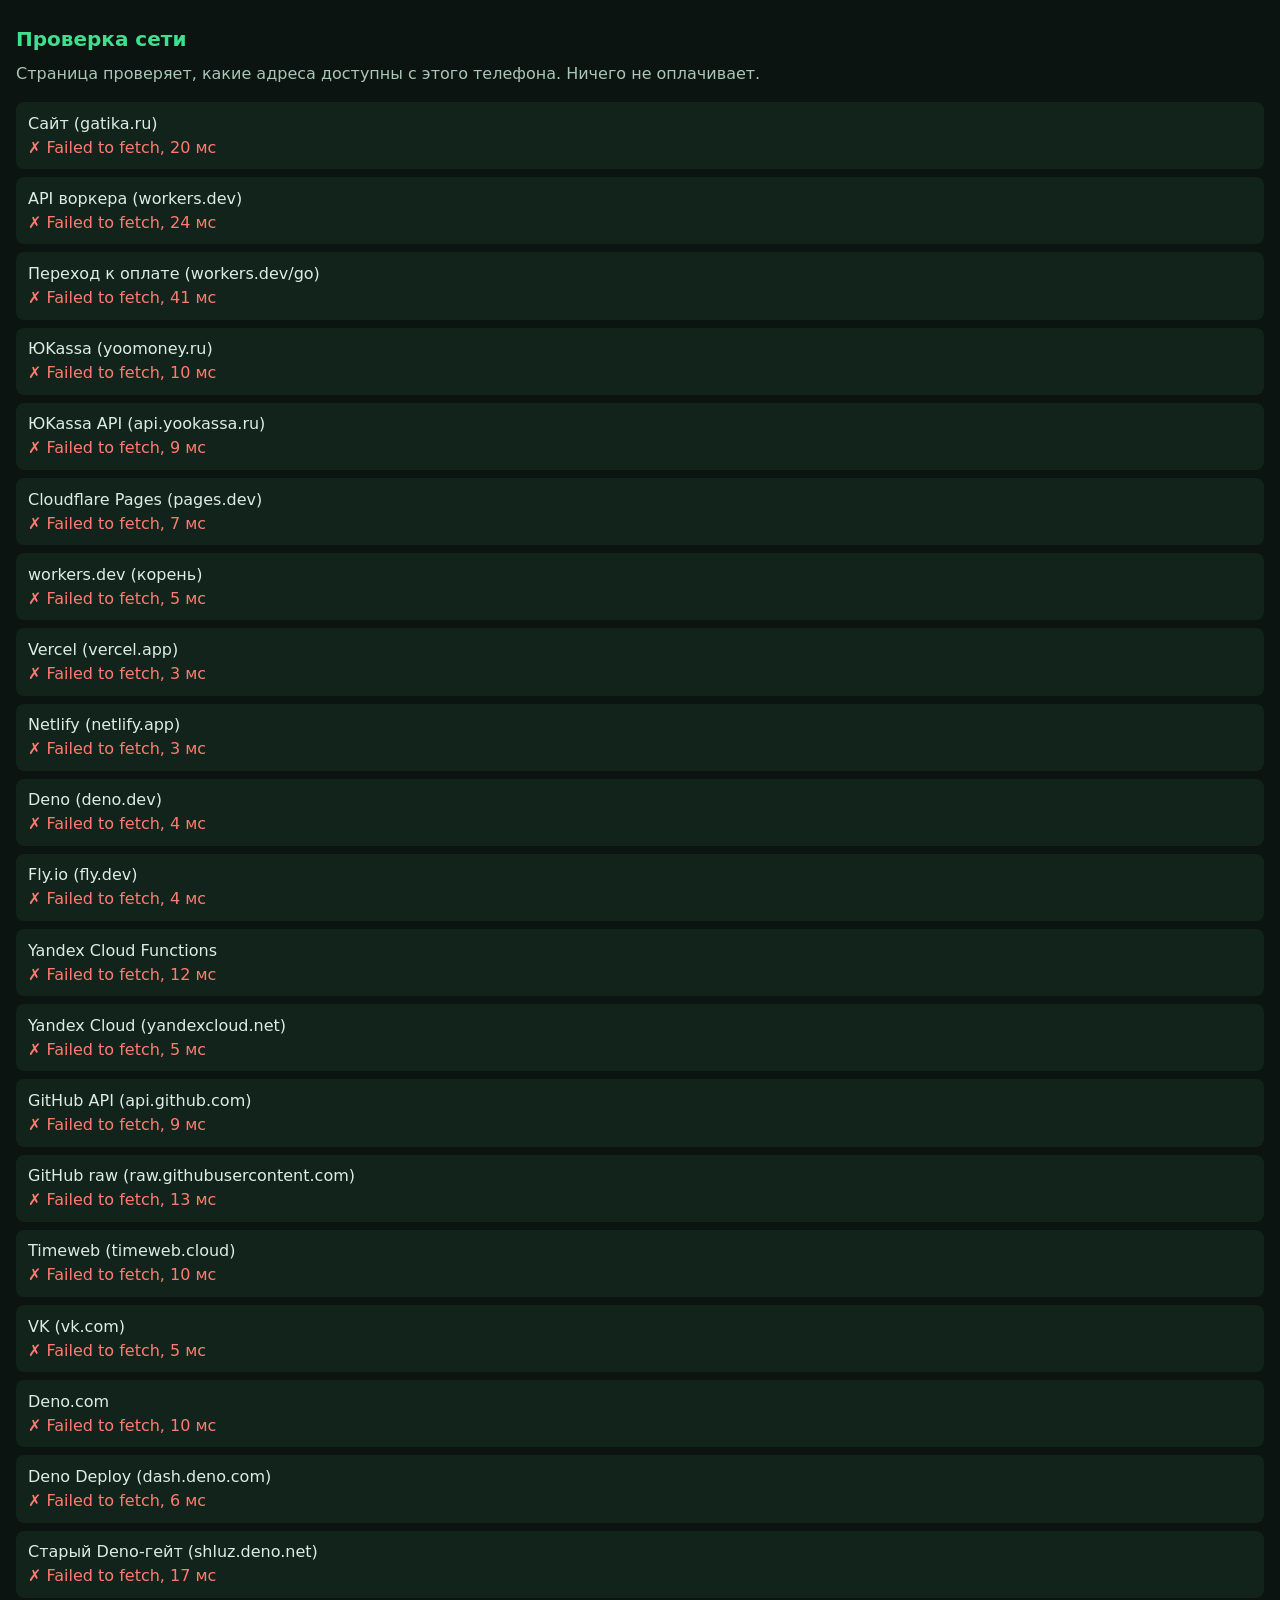
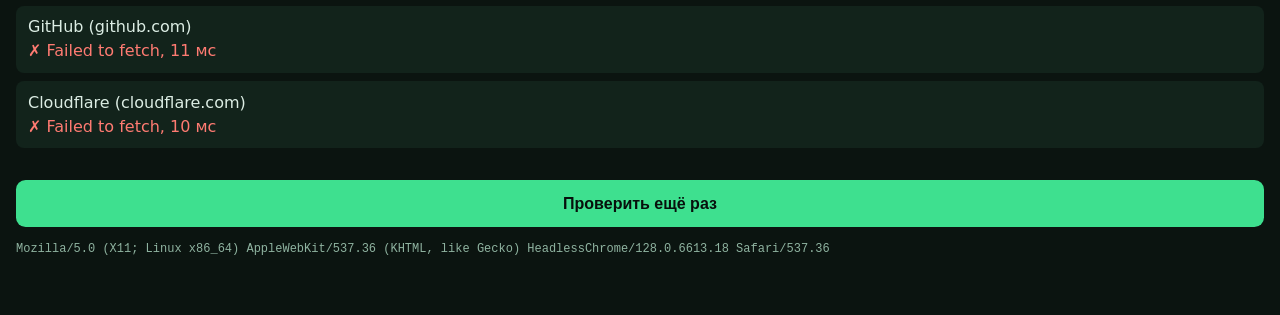
<file: netcheck.html>
<!doctype html>
<html lang="ru">
<head>
<meta charset="utf-8">
<meta name="viewport" content="width=device-width,initial-scale=1">
<title>Проверка сети — Gatika</title>
<style>
  body { font: 16px/1.5 system-ui, sans-serif; background: #0B1410; color: #DCEDE4; margin: 0; padding: 1.5rem 1rem 3rem; }
  h1 { font-size: 20px; color: #3EE08F; margin: 0 0 .5rem; }
  p { margin: .5rem 0; color: #A9C6B7; }
  ul { list-style: none; padding: 0; margin: 1rem 0; }
  li { padding: .6rem .75rem; border-radius: .5rem; background: #12231B; margin: .5rem 0; word-break: break-all; }
  .ok { color: #3EE08F; }
  .bad { color: #FF7B72; }
  .wait { color: #E3B341; }
  code { font-size: 12px; color: #8FB3A0; }
  button { margin-top: 1rem; width: 100%; padding: .9rem; font-size: 16px; border: 0; border-radius: .6rem; background: #3EE08F; color: #07100C; font-weight: 600; }
</style>
</head>
<body>
<h1>Проверка сети</h1>
<p>Страница проверяет, какие адреса доступны с этого телефона. Ничего не оплачивает.</p>
<ul id="list"></ul>
<button id="again">Проверить ещё раз</button>
<p><code id="ua"></code></p>

<script>
var targets = [
  { name: 'Сайт (gatika.ru)', url: 'https://gatika.ru/health.txt', cors: true },
  { name: 'API воркера (workers.dev)', url: 'https://gatika-access.goldklonleks.workers.dev/health', cors: true },
  { name: 'Переход к оплате (workers.dev/go)', url: 'https://gatika-access.goldklonleks.workers.dev/go?code=ZZZZZZZZ', cors: false },
  { name: 'ЮKassa (yoomoney.ru)', url: 'https://yoomoney.ru/favicon.ico', cors: false },
  { name: 'ЮKassa API (api.yookassa.ru)', url: 'https://api.yookassa.ru/', cors: false },
  { name: 'Cloudflare Pages (pages.dev)', url: 'https://pages.dev/favicon.ico', cors: false },
  { name: 'workers.dev (корень)', url: 'https://workers.dev/favicon.ico', cors: false },
  { name: 'Vercel (vercel.app)', url: 'https://vercel.app/favicon.ico', cors: false },
  { name: 'Netlify (netlify.app)', url: 'https://netlify.app/favicon.ico', cors: false },
  { name: 'Deno (deno.dev)', url: 'https://deno.dev/favicon.ico', cors: false },
  { name: 'Fly.io (fly.dev)', url: 'https://fly.dev/favicon.ico', cors: false },
  { name: 'Yandex Cloud Functions', url: 'https://functions.yandexcloud.net/favicon.ico', cors: false },
  { name: 'Yandex Cloud (yandexcloud.net)', url: 'https://yandexcloud.net/favicon.ico', cors: false },
  { name: 'GitHub API (api.github.com)', url: 'https://api.github.com/zen', cors: true },
  { name: 'GitHub raw (raw.githubusercontent.com)', url: 'https://raw.githubusercontent.com/LeksLuter/gatika-site/main/health.txt', cors: true },
  { name: 'Timeweb (timeweb.cloud)', url: 'https://timeweb.cloud/favicon.ico', cors: false },
  { name: 'VK (vk.com)', url: 'https://vk.com/favicon.ico', cors: false },
  { name: 'Deno.com', url: 'https://deno.com/favicon.ico', cors: false },
  { name: 'Deno Deploy (dash.deno.com)', url: 'https://dash.deno.com/favicon.ico', cors: false },
  { name: 'Старый Deno-гейт (shluz.deno.net)', url: 'https://gatika.shluz.deno.net/', cors: false },
  { name: 'GitHub (github.com)', url: 'https://github.com/favicon.ico', cors: false },
  { name: 'Cloudflare (cloudflare.com)', url: 'https://cloudflare.com/favicon.ico', cors: false }
];

document.getElementById('ua').textContent = navigator.userAgent;

function line(item) {
  var li = document.createElement('li');
  li.id = 'row-' + item.id;
  li.innerHTML = '<div>' + item.name + '</div><div class="wait">проверяю…</div>';
  document.getElementById('list').appendChild(li);
  return li;
}

function timer(ms) {
  var c = new AbortController();
  var id = setTimeout(function () { c.abort(); }, ms);
  return { signal: c.signal, stop: function () { clearTimeout(id); } };
}

async function check(item, idx) {
  var li = line({ id: idx, name: item.name });
  var t0 = Date.now();
  var t = timer(9000);
  try {
    var r = await fetch(item.url, {
      mode: item.cors ? 'cors' : 'no-cors',
      cache: 'no-store',
      signal: t.signal
    });
    var ms = Date.now() - t0;
    var detail = item.cors ? 'HTTP ' + r.status : 'ответ получен';
    li.innerHTML = '<div>' + item.name + '</div><div class="ok">✓ ' + detail + ', ' + ms + ' мс</div>';
  } catch (e) {
    var ms2 = Date.now() - t0;
    var why = (e && e.name === 'AbortError') ? 'таймаут 9 с' : ((e && e.message) || String(e));
    li.innerHTML = '<div>' + item.name + '</div><div class="bad">✗ ' + why + ', ' + ms2 + ' мс</div>';
  } finally {
    t.stop();
  }
}

async function run() {
  document.getElementById('list').innerHTML = '';
  for (var i = 0; i < targets.length; i++) {
    await check(targets[i], i);
  }
}

document.getElementById('again').addEventListener('click', run);
run();
</script>
</body>
</html>
</file>
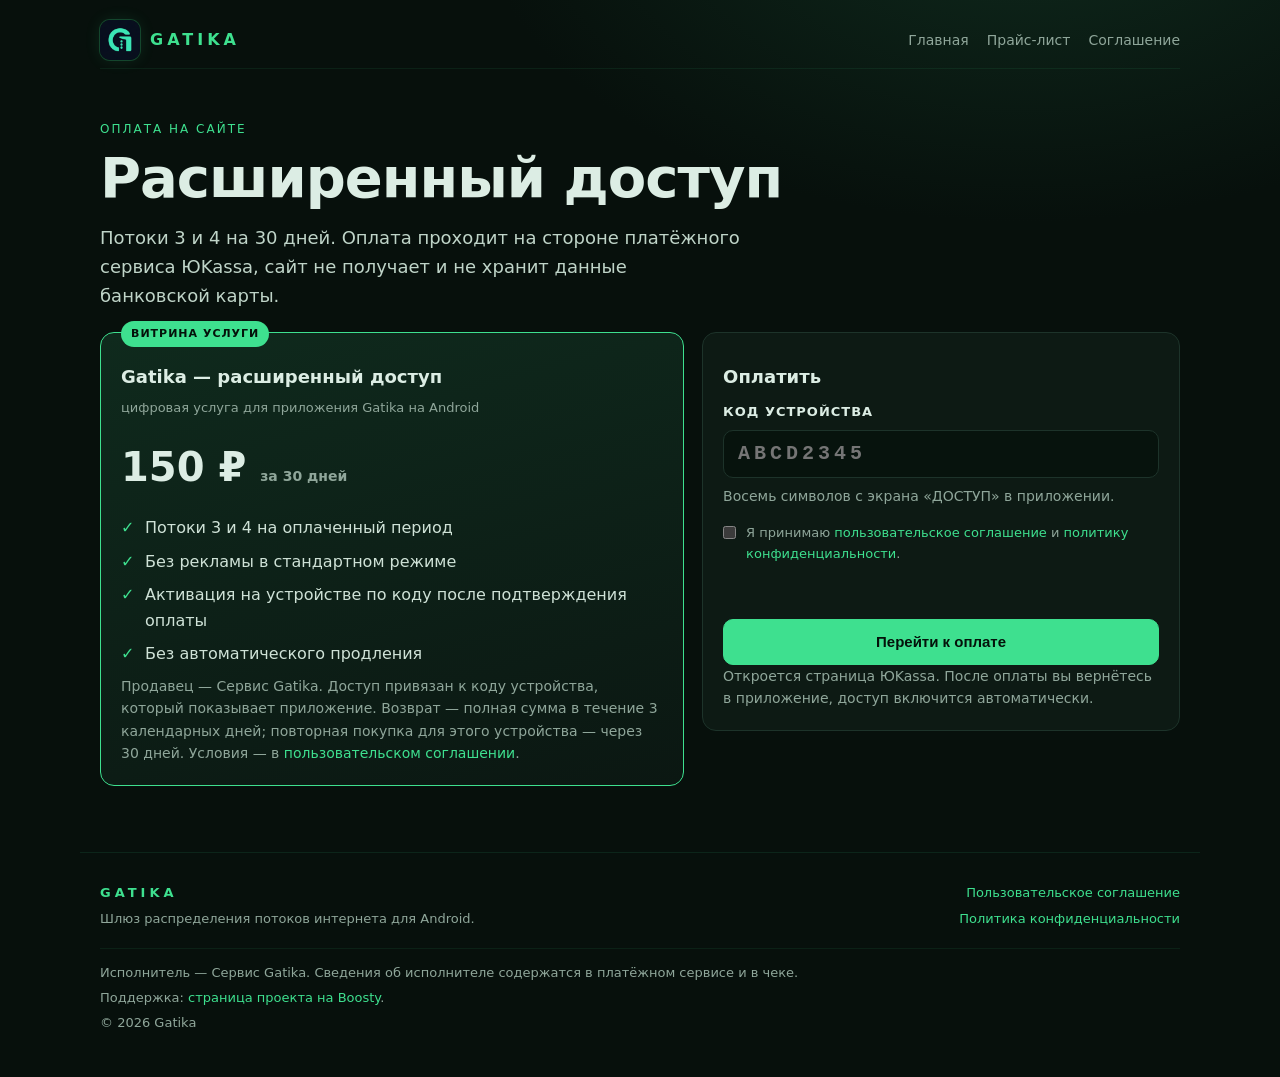
<file: pay.html>
<!doctype html>
<html lang="ru">
<head>
<meta charset="utf-8">
<meta name="viewport" content="width=device-width, initial-scale=1">
<title>Оплата расширенного доступа — Gatika</title>
<meta name="description" content="Оплата расширенного доступа Gatika: потоки 3 и 4, 150 ₽ за 30 дней. Оплата на сайте через платёжный сервис ЮKassa.">
<link rel="icon" type="image/png" href="assets/icon.png">
<link rel="apple-touch-icon" href="assets/icon.png">
<link rel="stylesheet" href="style.css">
</head>
<body>
<header class="top">
  <a class="brand" href="/" aria-label="Gatika">
    <img class="brand-icon" src="assets/icon.png" alt="">
    <span>GATIKA</span>
  </a>
  <nav>
    <a href="/">Главная</a>
    <a href="/price.html">Прайс-лист</a>
    <a href="/legal/terms.html">Соглашение</a>
  </nav>
</header>

<main>
  <section class="section">
    <span class="eyebrow">оплата на сайте</span>
    <h1>Расширенный доступ</h1>
    <p class="lead">Потоки 3 и 4 на 30 дней. Оплата проходит на стороне платёжного сервиса ЮKassa, сайт не получает и не хранит данные банковской карты.</p>

    <div class="checkout">
      <article class="plan featured">
        <span class="badge">витрина услуги</span>
        <div class="plan-head">
          <h3>Gatika — расширенный доступ</h3>
          <p>цифровая услуга для приложения Gatika на Android</p>
        </div>
        <div class="price">150 ₽ <small>за 30 дней</small></div>
        <ul class="checks">
          <li>Потоки 3 и 4 на оплаченный период</li>
          <li>Без рекламы в стандартном режиме</li>
          <li>Активация на устройстве по коду после подтверждения оплаты</li>
          <li>Без автоматического продления</li>
        </ul>
        <p class="fine">Продавец — Сервис Gatika. Доступ привязан к коду устройства, который показывает приложение. Возврат — полная сумма в течение 3 календарных дней; повторная покупка для этого устройства — через 30 дней. Условия — в <a href="/legal/terms.html">пользовательском соглашении</a>.</p>
      </article>

      <article class="plan">
        <h3>Оплатить</h3>
        <form id="pay" novalidate>
          <div class="field">
            <label for="code">Код устройства</label>
            <input id="code" name="code" inputmode="text" autocomplete="off" autocapitalize="characters" spellcheck="false" maxlength="8" placeholder="ABCD2345" aria-describedby="code-hint">
            <p id="code-hint" class="hint">Восемь символов с экрана «ДОСТУП» в приложении.</p>
          </div>
          <label class="consent">
            <input id="consent" type="checkbox">
            <span>Я принимаю <a href="/legal/terms.html">пользовательское соглашение</a> и <a href="/legal/privacy.html">политику конфиденциальности</a>.</span>
          </label>
          <div id="error" class="error" role="alert"></div>
          <button id="submit" class="btn block" type="submit">Перейти к оплате</button>
          <p class="hint">Откроется страница ЮKassa. После оплаты вы вернётесь в приложение, доступ включится автоматически.</p>
        </form>
      </article>
    </div>
  </section>
</main>

<footer>
  <div class="foot-brand">
    <span>GATIKA</span>
    <p>Шлюз распределения потоков интернета для Android.</p>
  </div>
  <div class="foot-links">
    <a href="/legal/terms.html">Пользовательское соглашение</a>
    <a href="/legal/privacy.html">Политика конфиденциальности</a>
  </div>
  <div class="foot-legal">
    <p>Исполнитель — Сервис Gatika. Сведения об исполнителе содержатся в платёжном сервисе и в чеке.</p>
    <p>Поддержка: <a href="https://boosty.to/knopka_web3">страница проекта на Boosty</a>.</p>
    <p>© 2026 Gatika</p>
  </div>
</footer>

<script>
(function () {
  var form = document.getElementById('pay');
  var input = document.getElementById('code');
  var consent = document.getElementById('consent');
  var button = document.getElementById('submit');
  var error = document.getElementById('error');
  // Один ключ на загрузку страницы: повтор после сбоя сети не создаёт второй счёт.
  var requestId = (window.crypto && crypto.randomUUID)
    ? crypto.randomUUID()
    : 'web-' + Date.now().toString(36) + Math.random().toString(36).slice(2, 10);
  var fromLink = new URLSearchParams(location.search).get('code');
  if (fromLink) input.value = fromLink.toUpperCase().replace(/[^A-Z0-9]/g, '').slice(0, 8);

  function show(text) { error.textContent = text || ''; }
  function normalize() { return input.value.toUpperCase().replace(/[^A-Z0-9]/g, ''); }

  // Запрет покупки после возврата проверяем заранее, по коду: иначе человек
  // заполняет форму и узнаёт о блокировке только после нажатия.
  var blockedUntil = 0;
  var checkSeq = 0;

  function blockMessage(until) {
    var d = new Date(until);
    var date = isNaN(d.getTime()) ? '' : d.toLocaleDateString('ru-RU');
    return 'Покупка для этого устройства недоступна до ' + date + ': ранее был оформлен возврат.';
  }

  function checkCode(code) {
    if (code.length !== 8) { blockedUntil = 0; button.disabled = false; return; }
    var seq = ++checkSeq;
    var ctrl = new AbortController();
    var timer = setTimeout(function () { ctrl.abort(); }, 8000);
    fetch('https://api.gatika.ru:8443/v1/code?code=' + encodeURIComponent(code), {
      cache: 'no-store',
      signal: ctrl.signal
    })
      .then(function (r) { return r.json(); })
      .then(function (d) {
        if (seq !== checkSeq) return;
        blockedUntil = Number(d.blockedUntil) || 0;
        if (blockedUntil > Date.now()) {
          show(blockMessage(blockedUntil));
          button.disabled = true;
        } else {
          blockedUntil = 0;
          button.disabled = false;
        }
      })
      .catch(function () { /* окончательную проверку делает /go */ })
      .then(function () { clearTimeout(timer); });
  }

  input.addEventListener('input', function () {
    var clean = normalize();
    if (input.value !== clean) input.value = clean;
    show('');
    if (clean.length === 8) checkCode(clean);
    else { blockedUntil = 0; button.disabled = false; }
  });

  if (input.value.length === 8) checkCode(input.value);

  form.addEventListener('submit', async function (event) {
    event.preventDefault();
    show('');
    var code = normalize();
    if (blockedUntil > Date.now()) { show(blockMessage(blockedUntil)); return; }
    if (code.length !== 8) { show('Введите код из 8 символов с экрана «ДОСТУП».'); input.focus(); return; }
    if (!consent.checked) { show('Нужно согласие с условиями.'); return; }

    button.disabled = true;
    button.textContent = 'Перехожу к оплате…';
    // Обычная навигация вместо fetch: воркер отвечает 302 на ЮKassa. На
    // мобильной сети это надёжнее — не нужно ждать тело ответа.
    location.href = 'https://api.gatika.ru:8443/go?code='
      + encodeURIComponent(code) + '&r=' + encodeURIComponent(requestId);
    setTimeout(function () {
      button.disabled = false;
      button.textContent = 'Перейти к оплате';
    }, 10000);
  });
})();
</script>
</body>
</html>
</file>
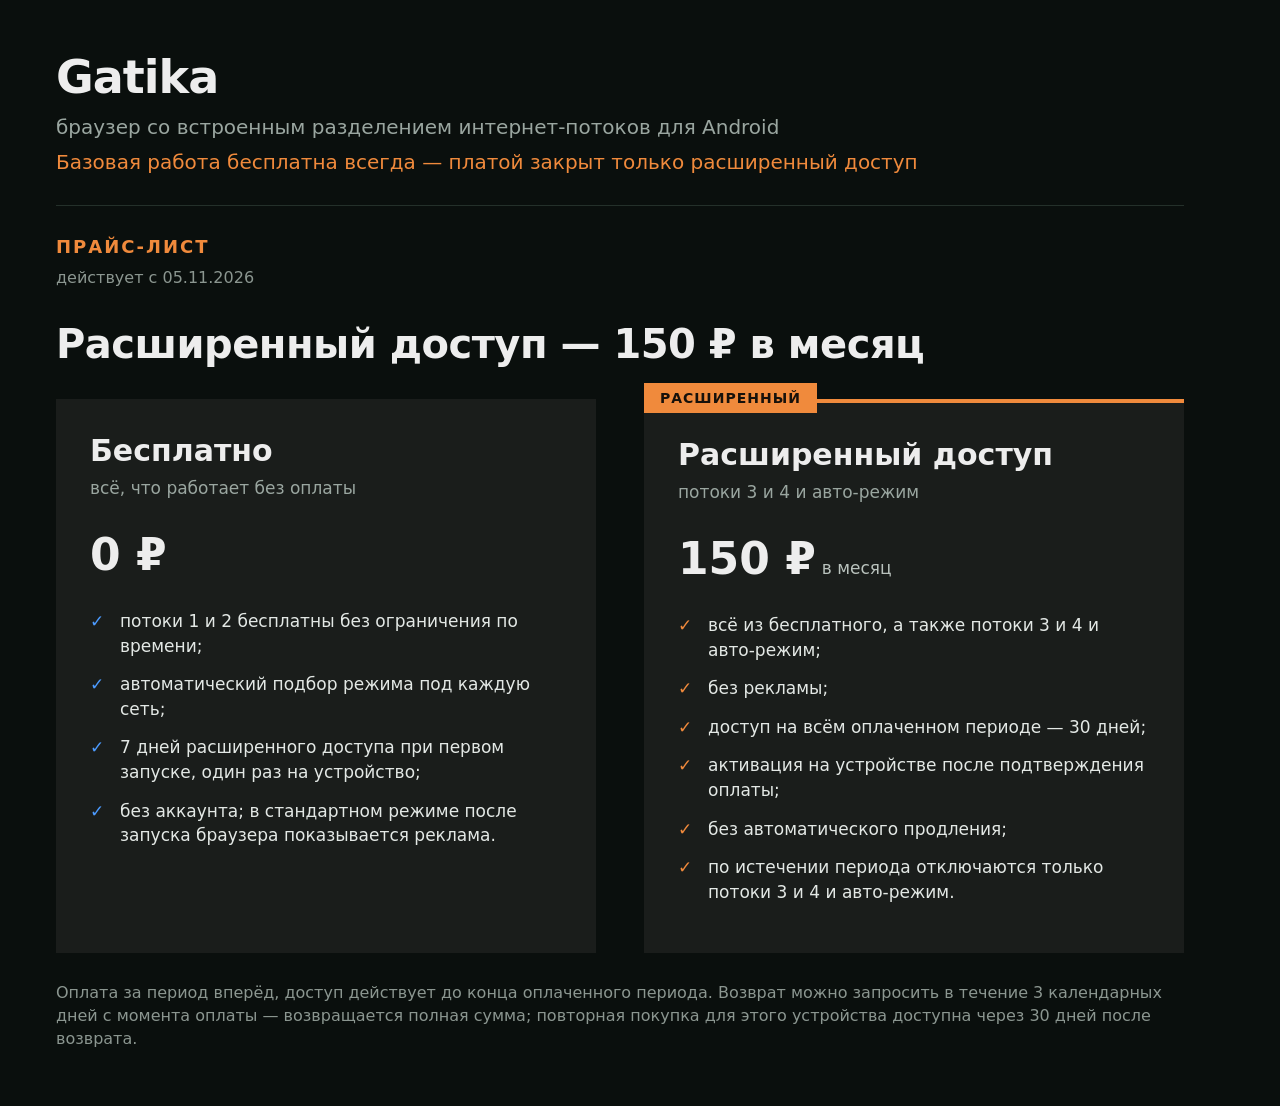
<file: price.html>
<!doctype html>
<html lang="ru">
<head>
<meta charset="utf-8">
<title>Прайс-лист Gatika</title>
<style>
  :root { color-scheme: dark; }
  body {
    margin: 0; padding: 44px 56px 40px; background: #0A0F0D; color: #EDEDED;
    font: 17px/1.45 -apple-system, BlinkMacSystemFont, "Segoe UI", Roboto, system-ui, sans-serif;
    width: 1240px; box-sizing: border-box;
  }
  h1 { font-size: 46px; margin: 0 0 2px; letter-spacing: -1px; }
  .sub { color: #9AA6A0; font-size: 20px; margin: 0 0 6px; }
  .tagline { color: #F08A3C; font-size: 20px; margin: 0 0 28px; }
  .rule { height: 1px; background: #24302A; margin: 0 0 28px; }
  .label { color: #F08A3C; font-size: 18px; letter-spacing: 2px; font-weight: 700; text-transform: uppercase; }
  .date { color: #8B9690; font-size: 16px; margin: 6px 0 26px; }
  h2 { font-size: 40px; margin: 0 0 26px; letter-spacing: -0.5px; }
  .cards { display: grid; grid-template-columns: 1fr 1fr; gap: 48px; }
  .card { background: #1A1D1B; padding: 30px 34px 34px; border-top: 0; position: relative; }
  .card.paid { border-top: 4px solid #F08A3C; }
  .badge { position: absolute; top: -20px; left: 0; background: #F08A3C; color: #17110B; font-size: 14px; font-weight: 800; letter-spacing: 1px; padding: 5px 16px; }
  h3 { font-size: 30px; margin: 0 0 4px; }
  .note { color: #9AA6A0; font-size: 17px; margin: 0 0 22px; }
  .price { font-size: 44px; font-weight: 800; margin: 0 0 22px; }
  .price small { font-size: 17px; font-weight: 400; color: #B9C2BD; margin-left: 6px; }
  ul { list-style: none; margin: 0; padding: 0; }
  li { position: relative; padding-left: 30px; margin-bottom: 14px; color: #E3E8E5; font-size: 17px; }
  li::before { content: "✓"; position: absolute; left: 0; color: #4C9BFF; font-weight: 800; }
  .card.paid li::before { color: #F08A3C; }
  .foot { color: #8B9690; font-size: 16px; margin-top: 28px; }
</style>
</head>
<body>
  <h1>Gatika</h1>
  <p class="sub">браузер со встроенным разделением интернет-потоков для Android</p>
  <p class="tagline">Базовая работа бесплатна всегда — платой закрыт только расширенный доступ</p>
  <div class="rule"></div>
  <div class="label">Прайс-лист</div>
  <div class="date">действует с 05.11.2026</div>
  <h2>Расширенный доступ — 150 ₽ в месяц</h2>
  <div class="cards">
    <div class="card">
      <h3>Бесплатно</h3>
      <p class="note">всё, что работает без оплаты</p>
      <div class="price">0 ₽</div>
      <ul>
        <li>потоки 1 и 2 бесплатны без ограничения по времени;</li>
        <li>автоматический подбор режима под каждую сеть;</li>
        <li>7 дней расширенного доступа при первом запуске, один раз на устройство;</li>
        <li>без аккаунта; в стандартном режиме после запуска браузера показывается реклама.</li>
      </ul>
    </div>
    <div class="card paid">
      <div class="badge">РАСШИРЕННЫЙ</div>
      <h3>Расширенный доступ</h3>
      <p class="note">потоки 3 и 4 и авто-режим</p>
      <div class="price">150 ₽<small>в месяц</small></div>
      <ul>
        <li>всё из бесплатного, а также потоки 3 и 4 и авто-режим;</li>
        <li>без рекламы;</li>
        <li>доступ на всём оплаченном периоде — 30 дней;</li>
        <li>активация на устройстве после подтверждения оплаты;</li>
        <li>без автоматического продления;</li>
        <li>по истечении периода отключаются только потоки 3 и 4 и авто-режим.</li>
      </ul>
    </div>
  </div>
  <p class="foot">Оплата за период вперёд, доступ действует до конца оплаченного периода. Возврат можно запросить в течение 3 календарных дней с момента оплаты — возвращается полная сумма; повторная покупка для этого устройства доступна через 30 дней после возврата.</p>
</body>
</html>
</file>
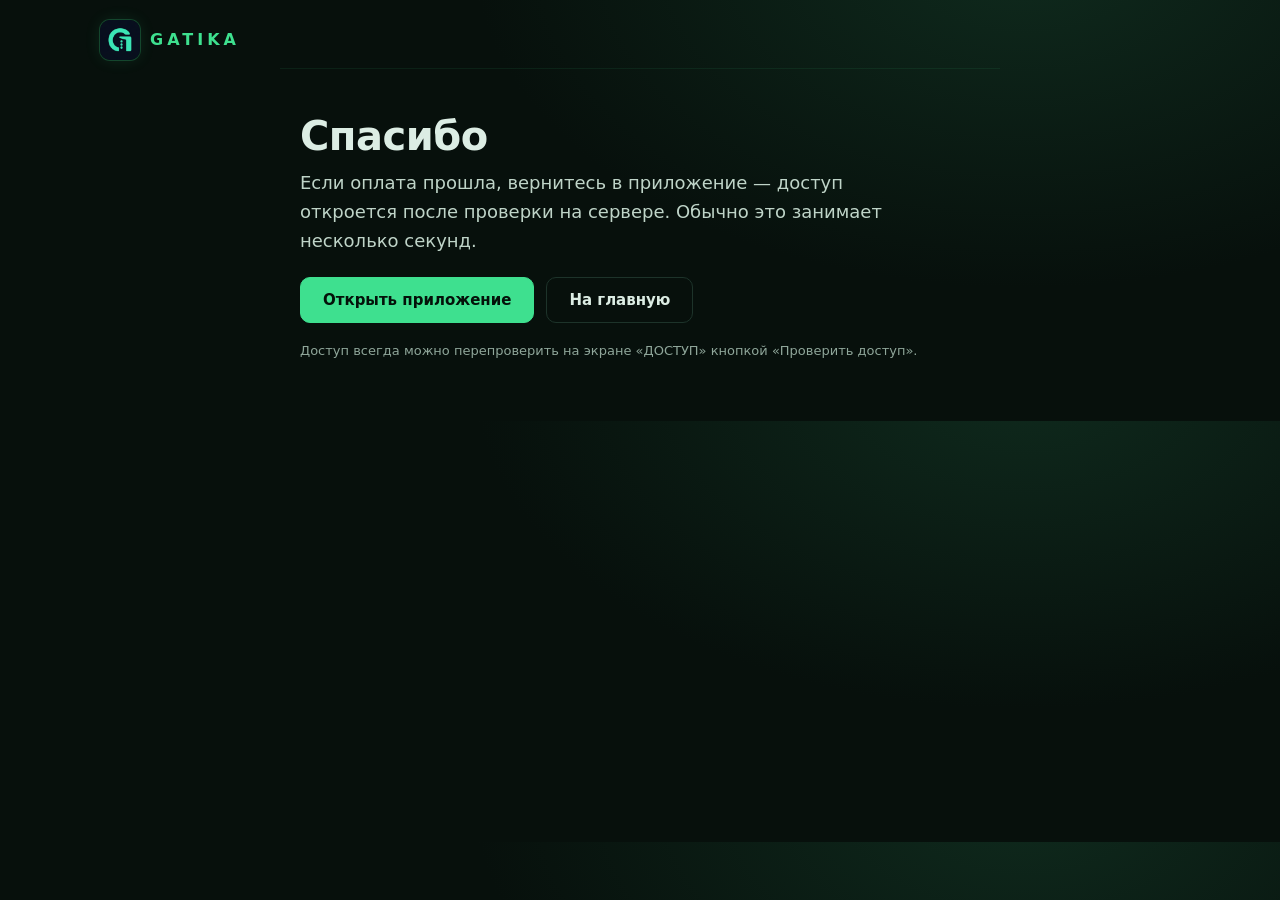
<file: return.html>
<!doctype html>
<html lang="ru">
<head>
<meta charset="utf-8">
<meta name="viewport" content="width=device-width, initial-scale=1">
<title>Оплата — Gatika</title>
<link rel="icon" type="image/png" href="assets/icon.png">
<link rel="stylesheet" href="style.css">
</head>
<body>
<header class="top">
  <a class="brand" href="/" aria-label="Gatika">
    <img class="brand-icon" src="assets/icon.png" alt="">
    <span>GATIKA</span>
  </a>
</header>

<main class="section" style="max-width:720px;margin:0 auto;padding-left:20px;padding-right:20px">
  <h1 style="margin:0 0 12px;font-size:clamp(28px,3.6vw,40px);letter-spacing:-0.5px">Спасибо</h1>
  <p class="lead">Если оплата прошла, вернитесь в приложение — доступ откроется после проверки на сервере. Обычно это занимает несколько секунд.</p>
  <div class="actions">
    <a class="btn" href="gatika://payment-return">Открыть приложение</a>
    <a class="btn ghost" href="/">На главную</a>
  </div>
  <p class="fine">Доступ всегда можно перепроверить на экране «ДОСТУП» кнопкой «Проверить доступ».</p>
</main>
</body>
</html>
</file>
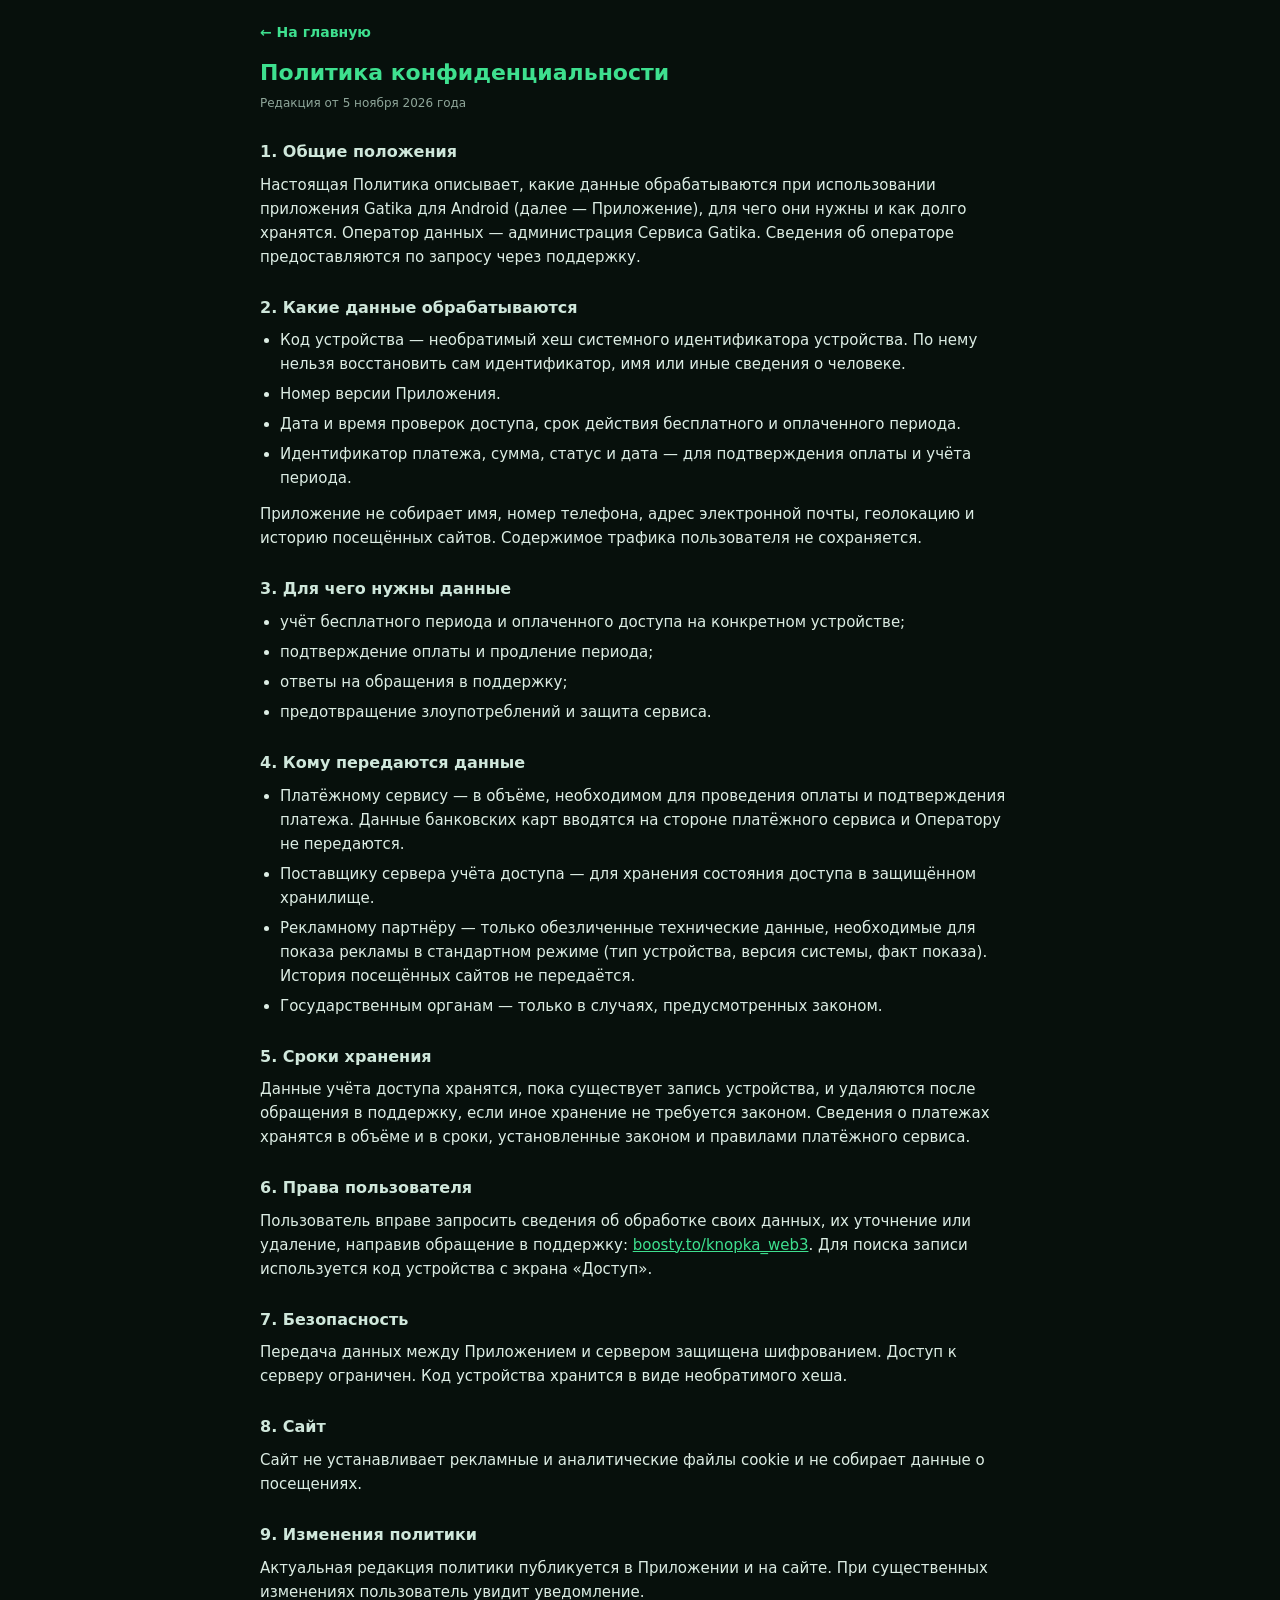
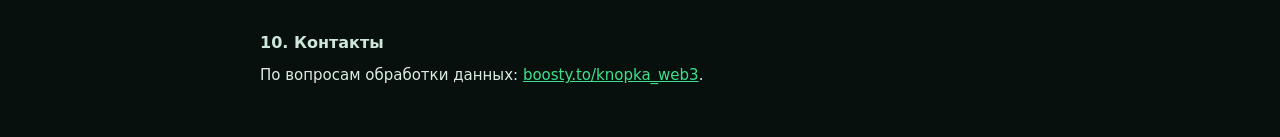
<file: legal/privacy.html>
<!doctype html>
<html lang="ru">
<head>
<meta charset="utf-8">
<meta name="viewport" content="width=device-width, initial-scale=1">
<title>Политика конфиденциальности — Gatika</title>
<link rel="icon" type="image/png" href="../assets/icon.png">
<style>
  :root { color-scheme: dark; }
  html, body { margin: 0; padding: 0; background: #07100C; }
  body {
    color: #DCEDE4;
    font: 15px/1.6 -apple-system, BlinkMacSystemFont, "Segoe UI", Roboto, system-ui, sans-serif;
    padding: 20px 16px 40px;
  }
  main { max-width: 760px; margin: 0 auto; }
  h1 { color: #3EE08F; font-size: 22px; line-height: 1.3; margin: 0 0 6px; }
  .meta { color: #8FA69A; font-size: 12px; margin-bottom: 24px; }
  h2 { color: #CFE7DB; font-size: 16px; margin: 26px 0 8px; }
  p { margin: 0 0 10px; }
  ul { margin: 0 0 12px; padding-left: 20px; }
  li { margin-bottom: 6px; }
  a { color: #3EE08F; }
</style>
</head>
<body>
<main>
  <a class="back" href="/" style="display:inline-block;margin-bottom:16px;color:#3EE08F;font-size:14px;font-weight:600;text-decoration:none">← На главную</a>
  <h1>Политика конфиденциальности</h1>
  <div class="meta">Редакция от 5 ноября 2026 года</div>

  <h2>1. Общие положения</h2>
  <p>Настоящая Политика описывает, какие данные обрабатываются при использовании приложения Gatika для Android (далее — Приложение), для чего они нужны и как долго хранятся. Оператор данных — администрация Сервиса Gatika. Сведения об операторе предоставляются по запросу через поддержку.</p>

  <h2>2. Какие данные обрабатываются</h2>
  <ul>
    <li>Код устройства — необратимый хеш системного идентификатора устройства. По нему нельзя восстановить сам идентификатор, имя или иные сведения о человеке.</li>
    <li>Номер версии Приложения.</li>
    <li>Дата и время проверок доступа, срок действия бесплатного и оплаченного периода.</li>
    <li>Идентификатор платежа, сумма, статус и дата — для подтверждения оплаты и учёта периода.</li>
  </ul>
  <p>Приложение не собирает имя, номер телефона, адрес электронной почты, геолокацию и историю посещённых сайтов. Содержимое трафика пользователя не сохраняется.</p>

  <h2>3. Для чего нужны данные</h2>
  <ul>
    <li>учёт бесплатного периода и оплаченного доступа на конкретном устройстве;</li>
    <li>подтверждение оплаты и продление периода;</li>
    <li>ответы на обращения в поддержку;</li>
    <li>предотвращение злоупотреблений и защита сервиса.</li>
  </ul>

  <h2>4. Кому передаются данные</h2>
  <ul>
    <li>Платёжному сервису — в объёме, необходимом для проведения оплаты и подтверждения платежа. Данные банковских карт вводятся на стороне платёжного сервиса и Оператору не передаются.</li>
    <li>Поставщику сервера учёта доступа — для хранения состояния доступа в защищённом хранилище.</li>
    <li>Рекламному партнёру — только обезличенные технические данные, необходимые для показа рекламы в стандартном режиме (тип устройства, версия системы, факт показа). История посещённых сайтов не передаётся.</li>
    <li>Государственным органам — только в случаях, предусмотренных законом.</li>
  </ul>

  <h2>5. Сроки хранения</h2>
  <p>Данные учёта доступа хранятся, пока существует запись устройства, и удаляются после обращения в поддержку, если иное хранение не требуется законом. Сведения о платежах хранятся в объёме и в сроки, установленные законом и правилами платёжного сервиса.</p>

  <h2>6. Права пользователя</h2>
  <p>Пользователь вправе запросить сведения об обработке своих данных, их уточнение или удаление, направив обращение в поддержку: <a href="https://boosty.to/knopka_web3">boosty.to/knopka_web3</a>. Для поиска записи используется код устройства с экрана «Доступ».</p>

  <h2>7. Безопасность</h2>
  <p>Передача данных между Приложением и сервером защищена шифрованием. Доступ к серверу ограничен. Код устройства хранится в виде необратимого хеша.</p>

  <h2>8. Сайт</h2>
  <p>Сайт не устанавливает рекламные и аналитические файлы cookie и не собирает данные о посещениях.</p>

  <h2>9. Изменения политики</h2>
  <p>Актуальная редакция политики публикуется в Приложении и на сайте. При существенных изменениях пользователь увидит уведомление.</p>

  <h2>10. Контакты</h2>
  <p>По вопросам обработки данных: <a href="https://boosty.to/knopka_web3">boosty.to/knopka_web3</a>.</p>
</main>
</body>
</html>
</file>
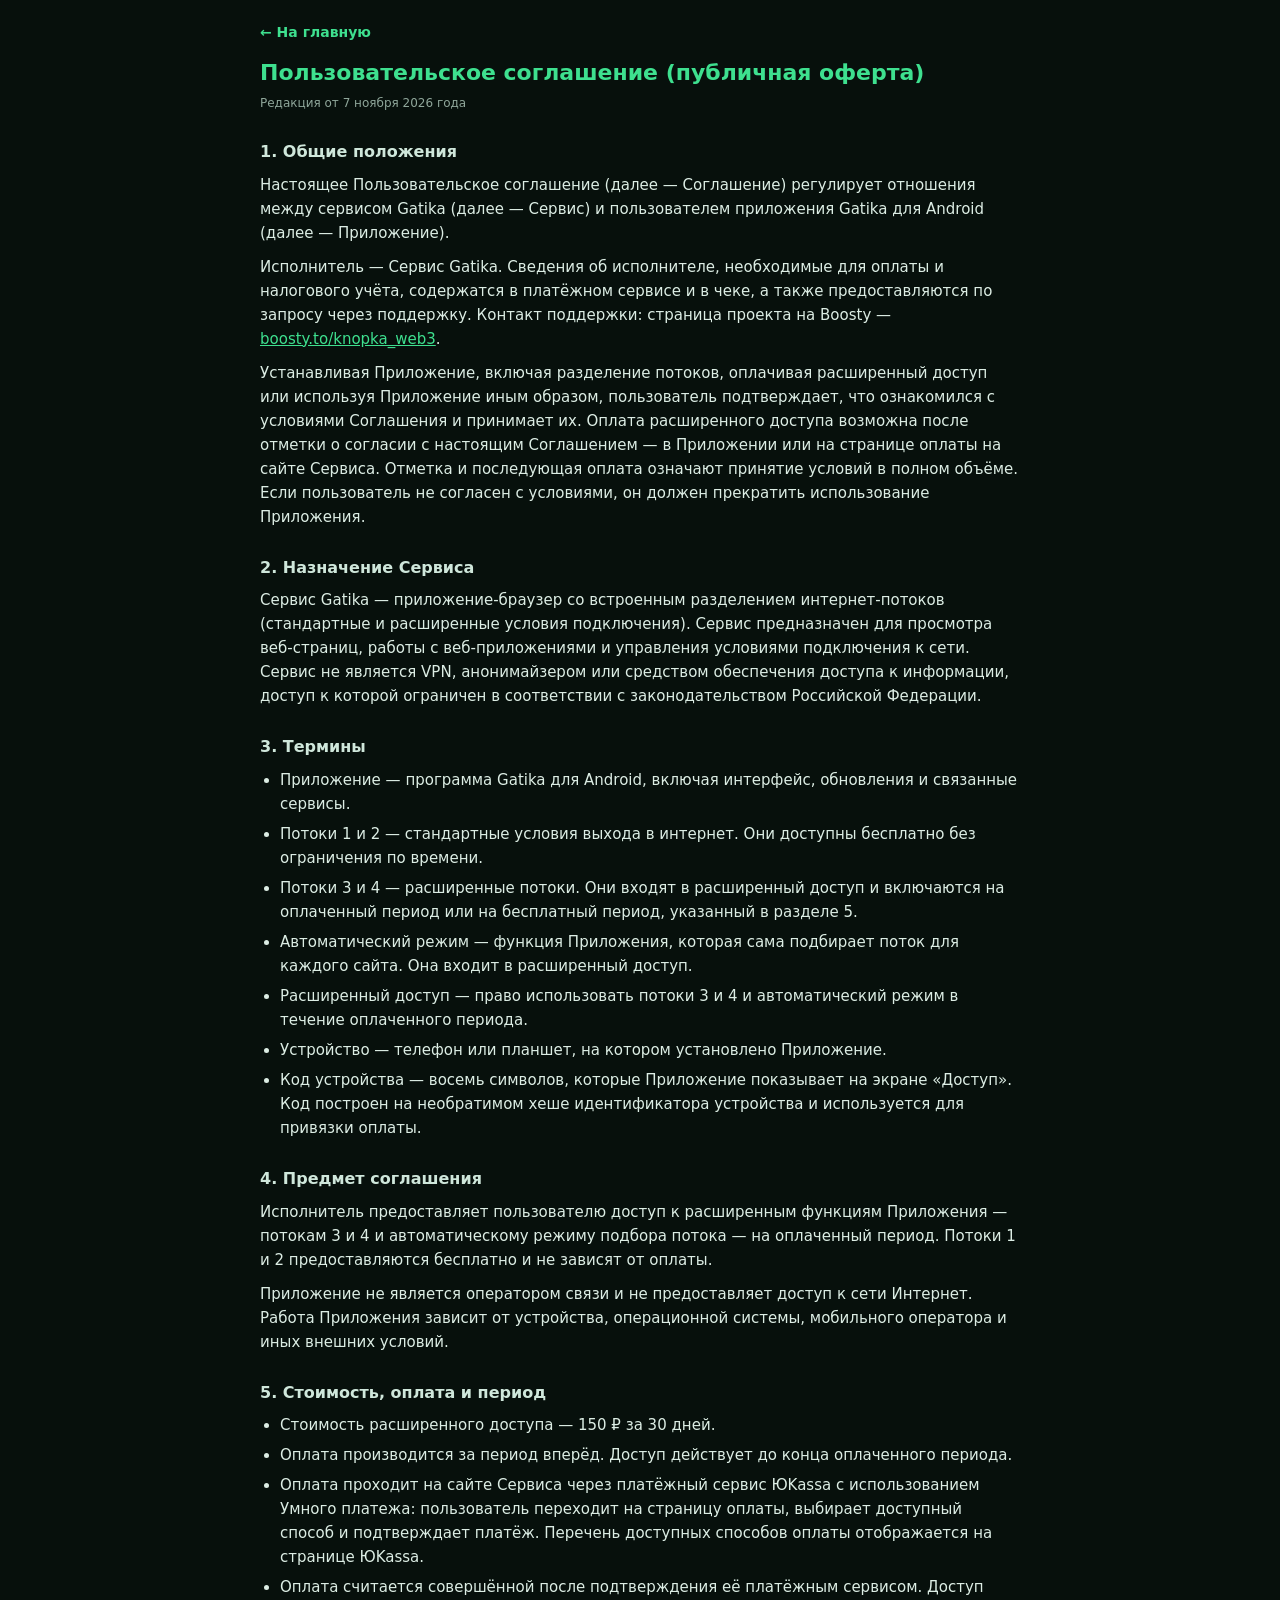
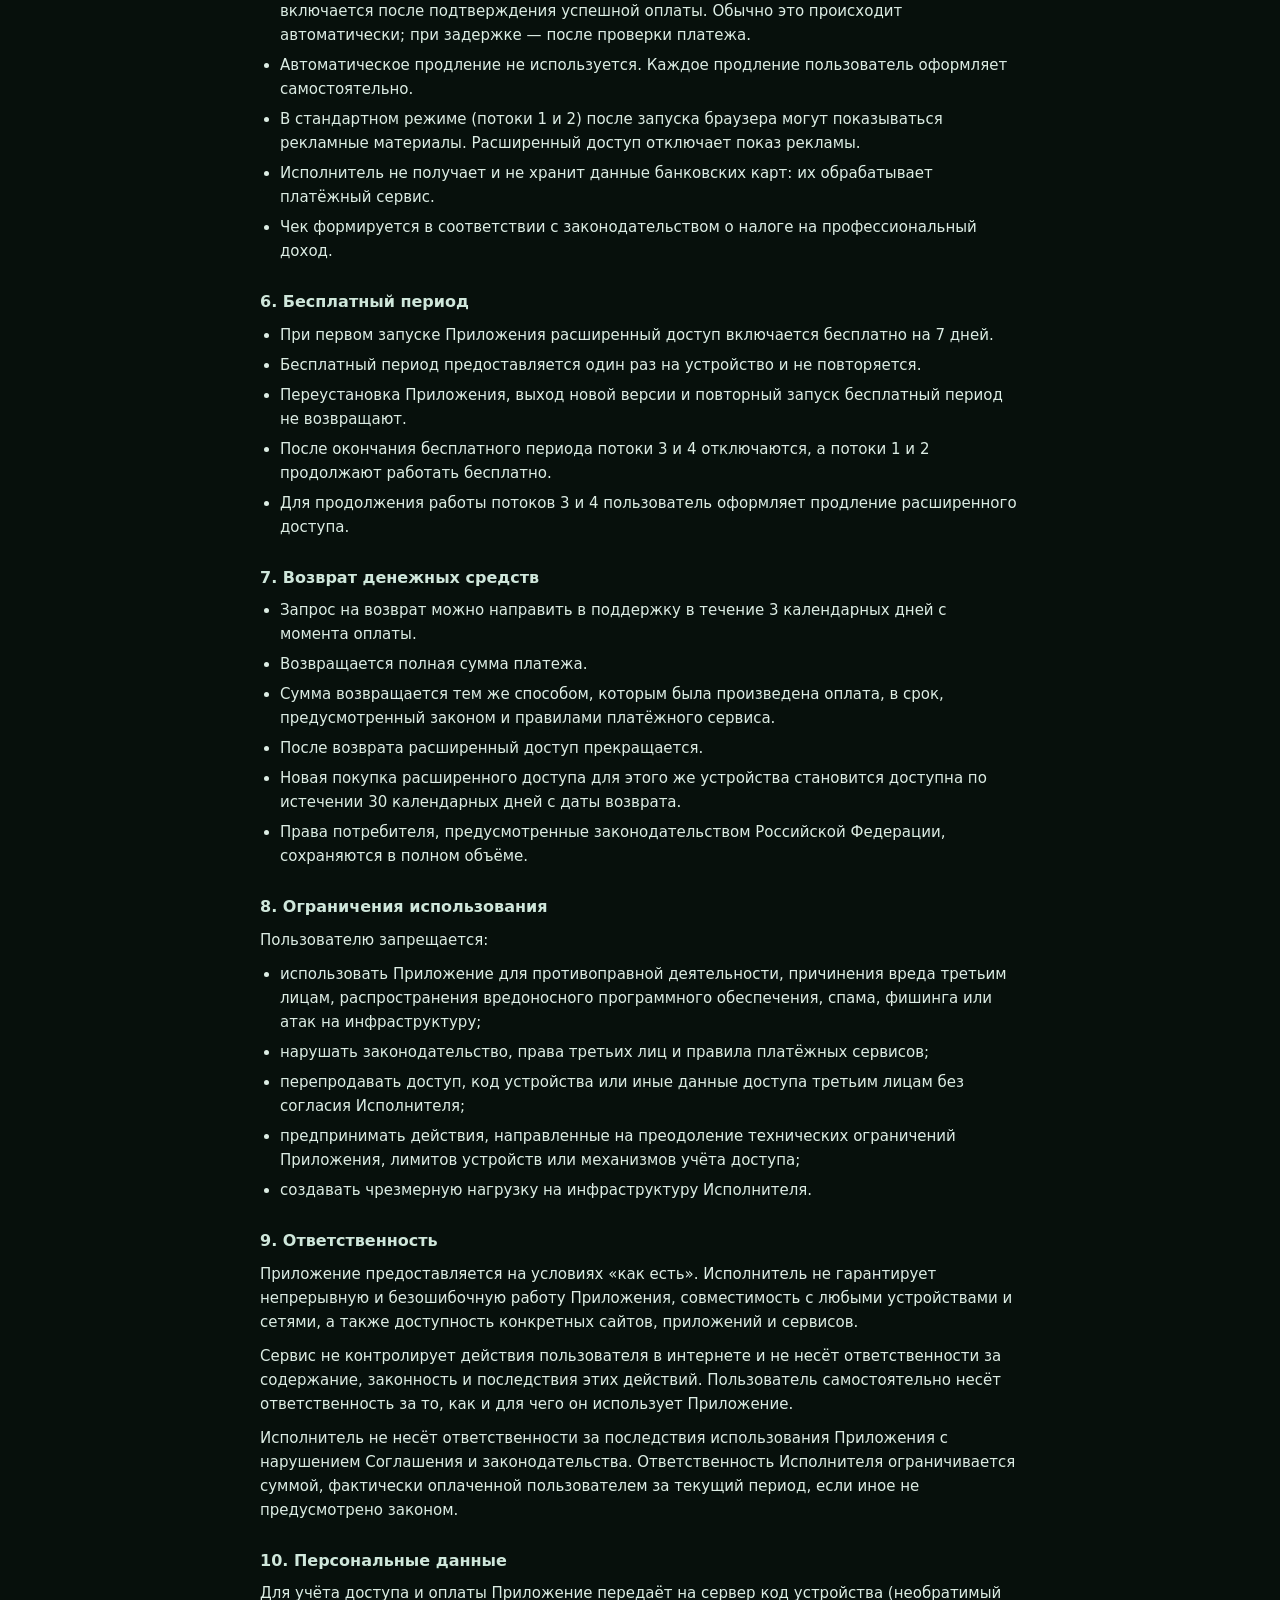
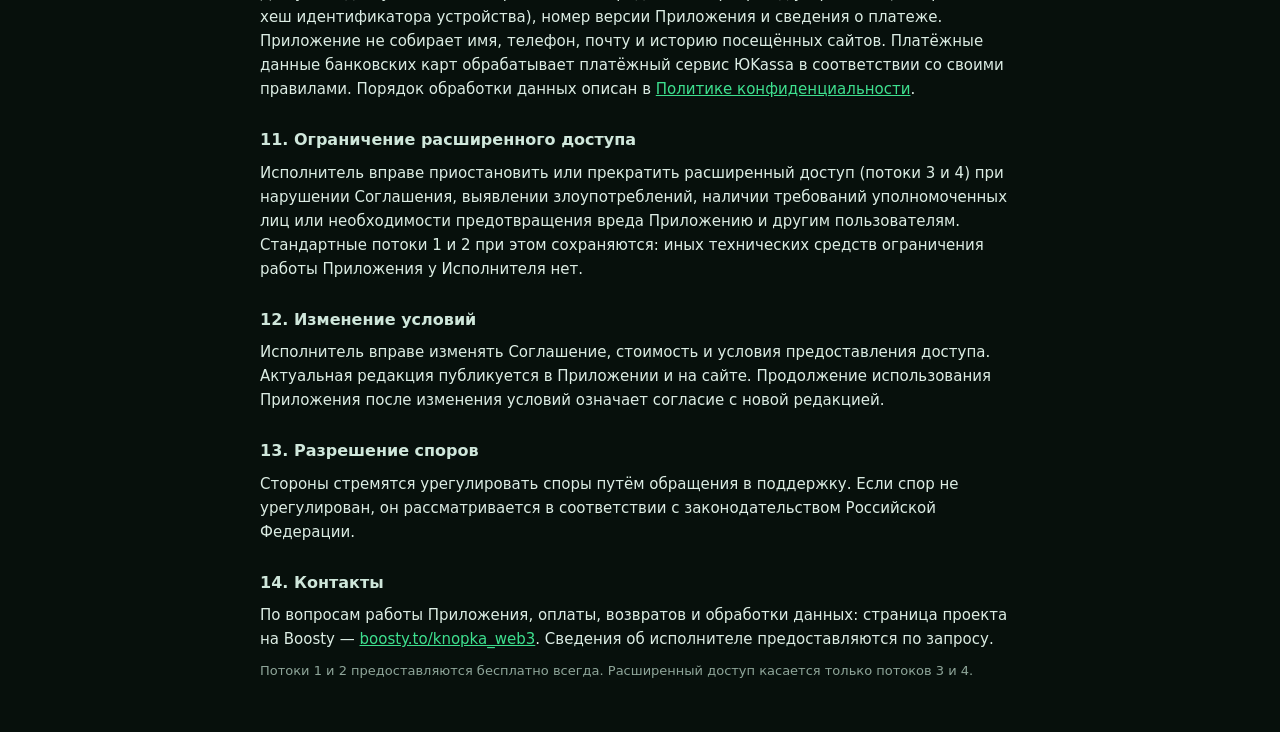
<file: legal/terms.html>
<!doctype html>
<html lang="ru">
<head>
<meta charset="utf-8">
<meta name="viewport" content="width=device-width, initial-scale=1">
<title>Пользовательское соглашение — Gatika</title>
<link rel="icon" type="image/png" href="../assets/icon.png">
<style>
  :root { color-scheme: dark; }
  html, body { margin: 0; padding: 0; background: #07100C; }
  body {
    color: #DCEDE4;
    font: 15px/1.6 -apple-system, BlinkMacSystemFont, "Segoe UI", Roboto, system-ui, sans-serif;
    padding: 20px 16px 40px;
  }
  main { max-width: 760px; margin: 0 auto; }
  h1 { color: #3EE08F; font-size: 22px; line-height: 1.3; margin: 0 0 6px; }
  .meta { color: #8FA69A; font-size: 12px; margin-bottom: 24px; }
  h2 { color: #CFE7DB; font-size: 16px; margin: 26px 0 8px; }
  p { margin: 0 0 10px; }
  ul { margin: 0 0 12px; padding-left: 20px; }
  li { margin-bottom: 6px; }
  a { color: #3EE08F; }
  .note { color: #8FA69A; font-size: 13px; }
</style>
</head>
<body>
<main>
  <a class="back" href="/" style="display:inline-block;margin-bottom:16px;color:#3EE08F;font-size:14px;font-weight:600;text-decoration:none">← На главную</a>
  <h1>Пользовательское соглашение (публичная оферта)</h1>
  <div class="meta">Редакция от 7 ноября 2026 года</div>

  <h2>1. Общие положения</h2>
  <p>Настоящее Пользовательское соглашение (далее — Соглашение) регулирует отношения между сервисом Gatika (далее — Сервис) и пользователем приложения Gatika для Android (далее — Приложение).</p>
  <p>Исполнитель — Сервис Gatika. Сведения об исполнителе, необходимые для оплаты и налогового учёта, содержатся в платёжном сервисе и в чеке, а также предоставляются по запросу через поддержку. Контакт поддержки: страница проекта на Boosty — <a href="https://boosty.to/knopka_web3">boosty.to/knopka_web3</a>.</p>
  <p>Устанавливая Приложение, включая разделение потоков, оплачивая расширенный доступ или используя Приложение иным образом, пользователь подтверждает, что ознакомился с условиями Соглашения и принимает их. Оплата расширенного доступа возможна после отметки о согласии с настоящим Соглашением — в Приложении или на странице оплаты на сайте Сервиса. Отметка и последующая оплата означают принятие условий в полном объёме. Если пользователь не согласен с условиями, он должен прекратить использование Приложения.</p>

  <h2>2. Назначение Сервиса</h2>
  <p>Сервис Gatika — приложение-браузер со встроенным разделением интернет-потоков
  (стандартные и расширенные условия подключения). Сервис предназначен для
  просмотра веб-страниц, работы с веб-приложениями и управления условиями
  подключения к сети. Сервис не является VPN, анонимайзером или средством
  обеспечения доступа к информации, доступ к которой ограничен в соответствии
  с законодательством Российской Федерации.</p>

  <h2>3. Термины</h2>
  <ul>
    <li>Приложение — программа Gatika для Android, включая интерфейс, обновления и связанные сервисы.</li>
    <li>Потоки 1 и 2 — стандартные условия выхода в интернет. Они доступны бесплатно без ограничения по времени.</li>
    <li>Потоки 3 и 4 — расширенные потоки. Они входят в расширенный доступ и включаются на оплаченный период или на бесплатный период, указанный в разделе 5.</li>
    <li>Автоматический режим — функция Приложения, которая сама подбирает поток для каждого сайта. Она входит в расширенный доступ.</li>
    <li>Расширенный доступ — право использовать потоки 3 и 4 и автоматический режим в течение оплаченного периода.</li>
    <li>Устройство — телефон или планшет, на котором установлено Приложение.</li>
    <li>Код устройства — восемь символов, которые Приложение показывает на экране «Доступ». Код построен на необратимом хеше идентификатора устройства и используется для привязки оплаты.</li>
  </ul>

  <h2>4. Предмет соглашения</h2>
  <p>Исполнитель предоставляет пользователю доступ к расширенным функциям Приложения — потокам 3 и 4 и автоматическому режиму подбора потока — на оплаченный период. Потоки 1 и 2 предоставляются бесплатно и не зависят от оплаты.</p>
  <p>Приложение не является оператором связи и не предоставляет доступ к сети Интернет. Работа Приложения зависит от устройства, операционной системы, мобильного оператора и иных внешних условий.</p>

  <h2>5. Стоимость, оплата и период</h2>
  <ul>
    <li>Стоимость расширенного доступа — 150 ₽ за 30 дней.</li>
    <li>Оплата производится за период вперёд. Доступ действует до конца оплаченного периода.</li>
    <li>Оплата проходит на сайте Сервиса через платёжный сервис ЮKassa с использованием Умного платежа: пользователь переходит на страницу оплаты, выбирает доступный способ и подтверждает платёж. Перечень доступных способов оплаты отображается на странице ЮKassa.</li>
    <li>Оплата считается совершённой после подтверждения её платёжным сервисом. Доступ включается после подтверждения успешной оплаты. Обычно это происходит автоматически; при задержке — после проверки платежа.</li>
    <li>Автоматическое продление не используется. Каждое продление пользователь оформляет самостоятельно.</li>
    <li>В стандартном режиме (потоки 1 и 2) после запуска браузера могут показываться рекламные материалы. Расширенный доступ отключает показ рекламы.</li>
    <li>Исполнитель не получает и не хранит данные банковских карт: их обрабатывает платёжный сервис.</li>
    <li>Чек формируется в соответствии с законодательством о налоге на профессиональный доход.</li>
  </ul>

  <h2>6. Бесплатный период</h2>
  <ul>
    <li>При первом запуске Приложения расширенный доступ включается бесплатно на 7 дней.</li>
    <li>Бесплатный период предоставляется один раз на устройство и не повторяется.</li>
    <li>Переустановка Приложения, выход новой версии и повторный запуск бесплатный период не возвращают.</li>
    <li>После окончания бесплатного периода потоки 3 и 4 отключаются, а потоки 1 и 2 продолжают работать бесплатно.</li>
    <li>Для продолжения работы потоков 3 и 4 пользователь оформляет продление расширенного доступа.</li>
  </ul>

  <h2>7. Возврат денежных средств</h2>
  <ul>
    <li>Запрос на возврат можно направить в поддержку в течение 3 календарных дней с момента оплаты.</li>
    <li>Возвращается полная сумма платежа.</li>
    <li>Сумма возвращается тем же способом, которым была произведена оплата, в срок, предусмотренный законом и правилами платёжного сервиса.</li>
    <li>После возврата расширенный доступ прекращается.</li>
    <li>Новая покупка расширенного доступа для этого же устройства становится доступна по истечении 30 календарных дней с даты возврата.</li>
    <li>Права потребителя, предусмотренные законодательством Российской Федерации, сохраняются в полном объёме.</li>
  </ul>

  <h2>8. Ограничения использования</h2>
  <p>Пользователю запрещается:</p>
  <ul>
    <li>использовать Приложение для противоправной деятельности, причинения вреда третьим лицам, распространения вредоносного программного обеспечения, спама, фишинга или атак на инфраструктуру;</li>
    <li>нарушать законодательство, права третьих лиц и правила платёжных сервисов;</li>
    <li>перепродавать доступ, код устройства или иные данные доступа третьим лицам без согласия Исполнителя;</li>
    <li>предпринимать действия, направленные на преодоление технических ограничений Приложения, лимитов устройств или механизмов учёта доступа;</li>
    <li>создавать чрезмерную нагрузку на инфраструктуру Исполнителя.</li>
  </ul>

  <h2>9. Ответственность</h2>
  <p>Приложение предоставляется на условиях «как есть». Исполнитель не гарантирует непрерывную и безошибочную работу Приложения, совместимость с любыми устройствами и сетями, а также доступность конкретных сайтов, приложений и сервисов.</p>
  <p>Сервис не контролирует действия пользователя в интернете и не несёт ответственности за содержание, законность и последствия этих действий. Пользователь самостоятельно несёт ответственность за то, как и для чего он использует Приложение.</p>
  <p>Исполнитель не несёт ответственности за последствия использования Приложения с нарушением Соглашения и законодательства. Ответственность Исполнителя ограничивается суммой, фактически оплаченной пользователем за текущий период, если иное не предусмотрено законом.</p>

  <h2>10. Персональные данные</h2>
  <p>Для учёта доступа и оплаты Приложение передаёт на сервер код устройства (необратимый хеш идентификатора устройства), номер версии Приложения и сведения о платеже. Приложение не собирает имя, телефон, почту и историю посещённых сайтов. Платёжные данные банковских карт обрабатывает платёжный сервис ЮKassa в соответствии со своими правилами. Порядок обработки данных описан в <a href="privacy.html">Политике конфиденциальности</a>.</p>

  <h2>11. Ограничение расширенного доступа</h2>
  <p>Исполнитель вправе приостановить или прекратить расширенный доступ (потоки 3 и 4) при нарушении Соглашения, выявлении злоупотреблений, наличии требований уполномоченных лиц или необходимости предотвращения вреда Приложению и другим пользователям. Стандартные потоки 1 и 2 при этом сохраняются: иных технических средств ограничения работы Приложения у Исполнителя нет.</p>

  <h2>12. Изменение условий</h2>
  <p>Исполнитель вправе изменять Соглашение, стоимость и условия предоставления доступа. Актуальная редакция публикуется в Приложении и на сайте. Продолжение использования Приложения после изменения условий означает согласие с новой редакцией.</p>

  <h2>13. Разрешение споров</h2>
  <p>Стороны стремятся урегулировать споры путём обращения в поддержку. Если спор не урегулирован, он рассматривается в соответствии с законодательством Российской Федерации.</p>

  <h2>14. Контакты</h2>
  <p>По вопросам работы Приложения, оплаты, возвратов и обработки данных: страница проекта на Boosty — <a href="https://boosty.to/knopka_web3">boosty.to/knopka_web3</a>. Сведения об исполнителе предоставляются по запросу.</p>
  <p class="note">Потоки 1 и 2 предоставляются бесплатно всегда. Расширенный доступ касается только потоков 3 и 4.</p>
</main>
</body>
</html>
</file>
<file: style.css>
:root {
  color-scheme: dark;
  --bg: #07100c;
  --bg-2: #0b1712;
  --panel: #0d1a14;
  --line: #1d332a;
  --text: #dcede4;
  --dim: #8fa69a;
  --accent: #3ee08f;
  --accent-2: #1d7a4e;
  --radius: 18px;
}

* { box-sizing: border-box; }

html { scroll-behavior: smooth; }

body {
  margin: 0;
  background: radial-gradient(1000px 600px at 80% -10%, #0f2a1d 0%, var(--bg) 55%);
  color: var(--text);
  font: 16px/1.6 -apple-system, BlinkMacSystemFont, "Segoe UI", Roboto, system-ui, sans-serif;
}

a { color: var(--accent); text-decoration: none; }
a:hover { text-decoration: underline; }

.top {
  display: flex;
  align-items: center;
  gap: 24px;
  max-width: 1120px;
  margin: 0 auto;
  padding: 20px 20px 8px;
}

.brand {
  display: inline-flex;
  align-items: center;
  gap: 10px;
  color: var(--accent);
  font-weight: 800;
  letter-spacing: 4px;
}

.brand-icon {
  width: 40px;
  height: 40px;
  border-radius: 10px;
  display: block;
  box-shadow: 0 0 0 1px rgba(62, 224, 143, 0.22), 0 0 16px rgba(62, 224, 143, 0.12);
}

.top nav {
  display: flex;
  gap: 18px;
  margin-left: auto;
  font-size: 14px;
}

.top nav a { color: var(--dim); }
.top nav a:hover { color: var(--text); }

.btn {
  display: inline-flex;
  align-items: center;
  justify-content: center;
  min-height: 46px;
  padding: 0 22px;
  border-radius: 10px;
  background: var(--accent);
  color: #04120a;
  font-weight: 700;
  font-size: 15px;
  border: 1px solid var(--accent);
}

.btn:hover { text-decoration: none; filter: brightness(1.05); }
.btn.ghost { background: transparent; color: var(--text); border-color: var(--line); }
.btn.small { min-height: 38px; padding: 0 16px; font-size: 13px; }
.btn.block { width: 100%; margin-top: 18px; }

main { max-width: 1120px; margin: 0 auto; padding: 0 20px; }

.hero {
  display: grid;
  grid-template-columns: 1.25fr 0.75fr;
  gap: 40px;
  align-items: center;
  padding: 48px 0 32px;
}

.eyebrow {
  display: inline-block;
  color: var(--accent);
  font-size: 12px;
  letter-spacing: 2px;
  text-transform: uppercase;
  margin-bottom: 10px;
}

h1 {
  margin: 0 0 16px;
  font-size: clamp(34px, 5vw, 56px);
  line-height: 1.05;
  letter-spacing: -1px;
}

.lead { color: #bfd4c8; font-size: 18px; max-width: 640px; margin: 0 0 22px; }

.actions { display: flex; flex-wrap: wrap; gap: 12px; margin-bottom: 18px; }

.checks { list-style: none; margin: 0; padding: 0; }
.checks li { position: relative; padding-left: 24px; margin-bottom: 8px; color: #cfe2d7; }
.checks li::before { content: "✓"; position: absolute; left: 0; color: var(--accent); font-weight: 700; }

.hero-card {
  background: linear-gradient(160deg, #10251b, #0a1510);
  border: 1px solid var(--line);
  border-radius: 18px;
  padding: 20px;
  box-shadow: 0 30px 80px rgba(0, 0, 0, 0.35);
}

.card-head { display: flex; align-items: center; gap: 8px; color: var(--dim); font-size: 13px; margin-bottom: 14px; }
.dot { width: 9px; height: 9px; border-radius: 50%; background: var(--accent); box-shadow: 0 0 12px var(--accent); }

.flow-row {
  display: grid;
  grid-template-columns: 82px 1fr auto;
  align-items: center;
  gap: 10px;
  padding: 11px 0;
  border-top: 1px solid rgba(62, 224, 143, 0.08);
  font-size: 14px;
}
.flow-row span { color: var(--dim); }
.flow-row i { font-style: normal; font-size: 12px; padding: 3px 8px; border-radius: 999px; }
.flow-row i.ok { color: #a9c6b6; background: #12241a; }
.flow-row i.on { color: #04120a; background: var(--accent); font-weight: 700; }
.card-foot { margin-top: 12px; color: var(--dim); font-size: 12px; }

.section { padding: 46px 0; border-top: 1px solid rgba(62, 224, 143, 0.08); }
.section h2 { margin: 0 0 8px; font-size: clamp(26px, 3.4vw, 38px); letter-spacing: -0.5px; }
.sub { color: var(--dim); margin: 0 0 26px; max-width: 680px; }

.grid { display: grid; gap: 16px; }
.grid.four { grid-template-columns: repeat(4, 1fr); }
.grid.three { grid-template-columns: repeat(3, 1fr); }

.tile, .step, .plan {
  background: var(--panel);
  border: 1px solid var(--line);
  border-radius: 14px;
  padding: 20px;
}

.tile h3, .step h3, .plan h3 { margin: 10px 0 6px; font-size: 18px; }
.tile p, .step p, .plan p { margin: 0; color: var(--dim); font-size: 14px; }

.tag { display: inline-block; font-size: 11px; letter-spacing: 1px; text-transform: uppercase; padding: 3px 8px; border-radius: 999px; }
.tag.free { color: #a9c6b6; background: #12241a; }
.tag.paid { color: #04120a; background: var(--accent); font-weight: 700; }

.step span { color: var(--accent); font-weight: 800; font-size: 13px; letter-spacing: 2px; }

.plans { display: grid; grid-template-columns: 1fr 1fr; gap: 18px; align-items: stretch; }
.plan { display: flex; flex-direction: column; }
.plan.featured { border-color: var(--accent); background: linear-gradient(165deg, #0f2a1d, #0b1712); position: relative; }
.badge { position: absolute; top: -12px; left: 20px; background: var(--accent); color: #04120a; font-size: 11px; font-weight: 800; letter-spacing: 1px; text-transform: uppercase; padding: 4px 10px; border-radius: 999px; }
.plan-head p { color: var(--dim); font-size: 13px; margin: 0; }
.price { font-size: 40px; font-weight: 800; margin: 16px 0 6px; }
.price small { font-size: 14px; font-weight: 600; color: var(--dim); }
.plan .checks { margin-top: 10px; }

.fine { color: var(--dim); font-size: 13px; margin-top: 18px; }

.checkout {
  display: grid;
  grid-template-columns: 1.1fr 0.9fr;
  gap: 18px;
  align-items: start;
  margin-top: 18px;
}

.field { display: flex; flex-direction: column; gap: 7px; margin: 4px 0 16px; }
.field label { color: var(--text); font-size: 13px; font-weight: 700; letter-spacing: 1px; text-transform: uppercase; }
.field input {
  width: 100%;
  min-height: 48px;
  padding: 0 14px;
  border-radius: 10px;
  border: 1px solid var(--line);
  background: #07130d;
  color: var(--text);
  font: 700 20px/1 ui-monospace, SFMono-Regular, Menlo, Consolas, monospace;
  letter-spacing: 4px;
  text-transform: uppercase;
}
.field input:focus { outline: 2px solid var(--accent); outline-offset: 1px; }
.hint { color: var(--dim); font-size: 12px; margin: 0; }
.consent { display: flex; gap: 10px; align-items: flex-start; color: var(--dim); font-size: 13px; margin: 6px 0 12px; }
.consent input { margin: 3px 0 0; accent-color: var(--accent); }
.error { color: #e0555f; font-size: 13px; min-height: 18px; margin: 6px 0; }

@media (max-width: 900px) {
  .checkout { grid-template-columns: 1fr; }
}

.dl-grid { display: grid; grid-template-columns: 1.1fr 1fr; gap: 18px; }

.dl-card {
  position: relative;
  display: flex;
  flex-direction: column;
  background: var(--panel);
  border: 1px solid var(--line);
  border-radius: 16px;
  padding: 22px;
}

.dl-card.featured { border-color: var(--accent); background: linear-gradient(165deg, #0f2a1d, #0b1712); }
.dl-card h3 { margin: 0 0 6px; font-size: 19px; }
.dl-desc { color: var(--dim); font-size: 14px; margin: 0 0 18px; }

.dl-meta {
  display: grid;
  grid-template-columns: repeat(4, 1fr);
  gap: 10px;
  padding: 14px 0;
  border-top: 1px solid rgba(62, 224, 143, 0.1);
  border-bottom: 1px solid rgba(62, 224, 143, 0.1);
  margin-bottom: 20px;
}
.dl-meta div { display: flex; flex-direction: column; gap: 2px; min-width: 0; }
.dl-meta span { color: var(--dim); font-size: 11px; letter-spacing: 1px; text-transform: uppercase; white-space: nowrap; }
.dl-meta b { font-size: 16px; white-space: nowrap; }

.dl-card .btn.block { margin-top: auto; }
.dl-facts { margin-top: 22px; }

.faq details { border-top: 1px solid rgba(62, 224, 143, 0.1); padding: 14px 0; }
.faq details:first-of-type { border-top: 0; }
.faq summary { cursor: pointer; font-weight: 600; }
.faq details p { color: var(--dim); margin: 10px 0 0; font-size: 14px; }

footer {
  max-width: 1120px;
  margin: 20px auto 0;
  padding: 30px 20px 40px;
  border-top: 1px solid rgba(62, 224, 143, 0.1);
  display: grid;
  grid-template-columns: 1fr auto;
  gap: 18px;
  color: var(--dim);
  font-size: 13px;
}
.foot-brand span { color: var(--accent); font-weight: 800; letter-spacing: 4px; }
.foot-brand p { margin: 6px 0 0; }
.foot-links { display: flex; flex-direction: column; gap: 6px; text-align: right; }
.foot-legal { grid-column: 1 / -1; border-top: 1px solid rgba(62, 224, 143, 0.08); padding-top: 14px; }
.foot-legal p { margin: 0 0 4px; }

@media (max-width: 900px) {
  .hero { grid-template-columns: 1fr; padding-top: 28px; }
  .grid.four { grid-template-columns: 1fr 1fr; }
  .grid.three { grid-template-columns: 1fr; }
  .plans { grid-template-columns: 1fr; }
  .dl-grid { grid-template-columns: 1fr; }
  .top { flex-wrap: wrap; }
  .top nav { order: 3; width: 100%; margin-left: 0; }
  footer { grid-template-columns: 1fr; }
  .foot-links { text-align: left; }
}

@media (max-width: 560px) {
  .grid.four { grid-template-columns: 1fr; }
  .flow-row { grid-template-columns: 74px 1fr auto; }
  .dl-meta { grid-template-columns: 1fr 1fr; row-gap: 12px; }
}

/* Блок приглашения (?ref=…): карточка на всю ширину, акцентная рамка —
   человек пришёл по чужой ссылке, это должно быть видно сразу. */
.ref-card {
  position: relative;
  padding: 30px 26px 26px;
  border: 1px solid rgba(62, 224, 143, 0.45);
  border-radius: var(--radius);
  background: linear-gradient(165deg, #0f2a1d, #0b1712);
}
.ref-card h2 { margin: 0 0 8px; font-size: clamp(24px, 3vw, 34px); letter-spacing: -0.4px; }
.ref-card .sub { margin: 0 0 14px; color: var(--dim); max-width: 640px; }
.ref-card .sub b { color: var(--accent); }
.ref-code { margin: 0; color: var(--dim); font-size: 14px; }
.ref-code code {
  color: var(--text);
  background: rgba(62, 224, 143, 0.1);
  border: 1px solid var(--line);
  border-radius: 8px;
  padding: 2px 8px;
  font-size: 13px;
}
.ref-note { margin: 10px 0 0; color: var(--dim); font-size: 13px; }
.ref-card .btn.block { max-width: 420px; }
/* Скриншоты приложения: вертикальные карточки одинаковой высоты. */
.tile.shot { padding: 10px; }
.tile.shot img {
  display: block;
  width: 100%;
  aspect-ratio: 1080 / 2408;
  object-fit: cover;
  object-position: top;
  border-radius: 14px;
  border: 1px solid rgba(53, 224, 125, 0.25);
}
.tile.shot h3 { margin: 12px 4px 6px; }
.tile.shot p { margin: 0 4px 4px; }
</file>
